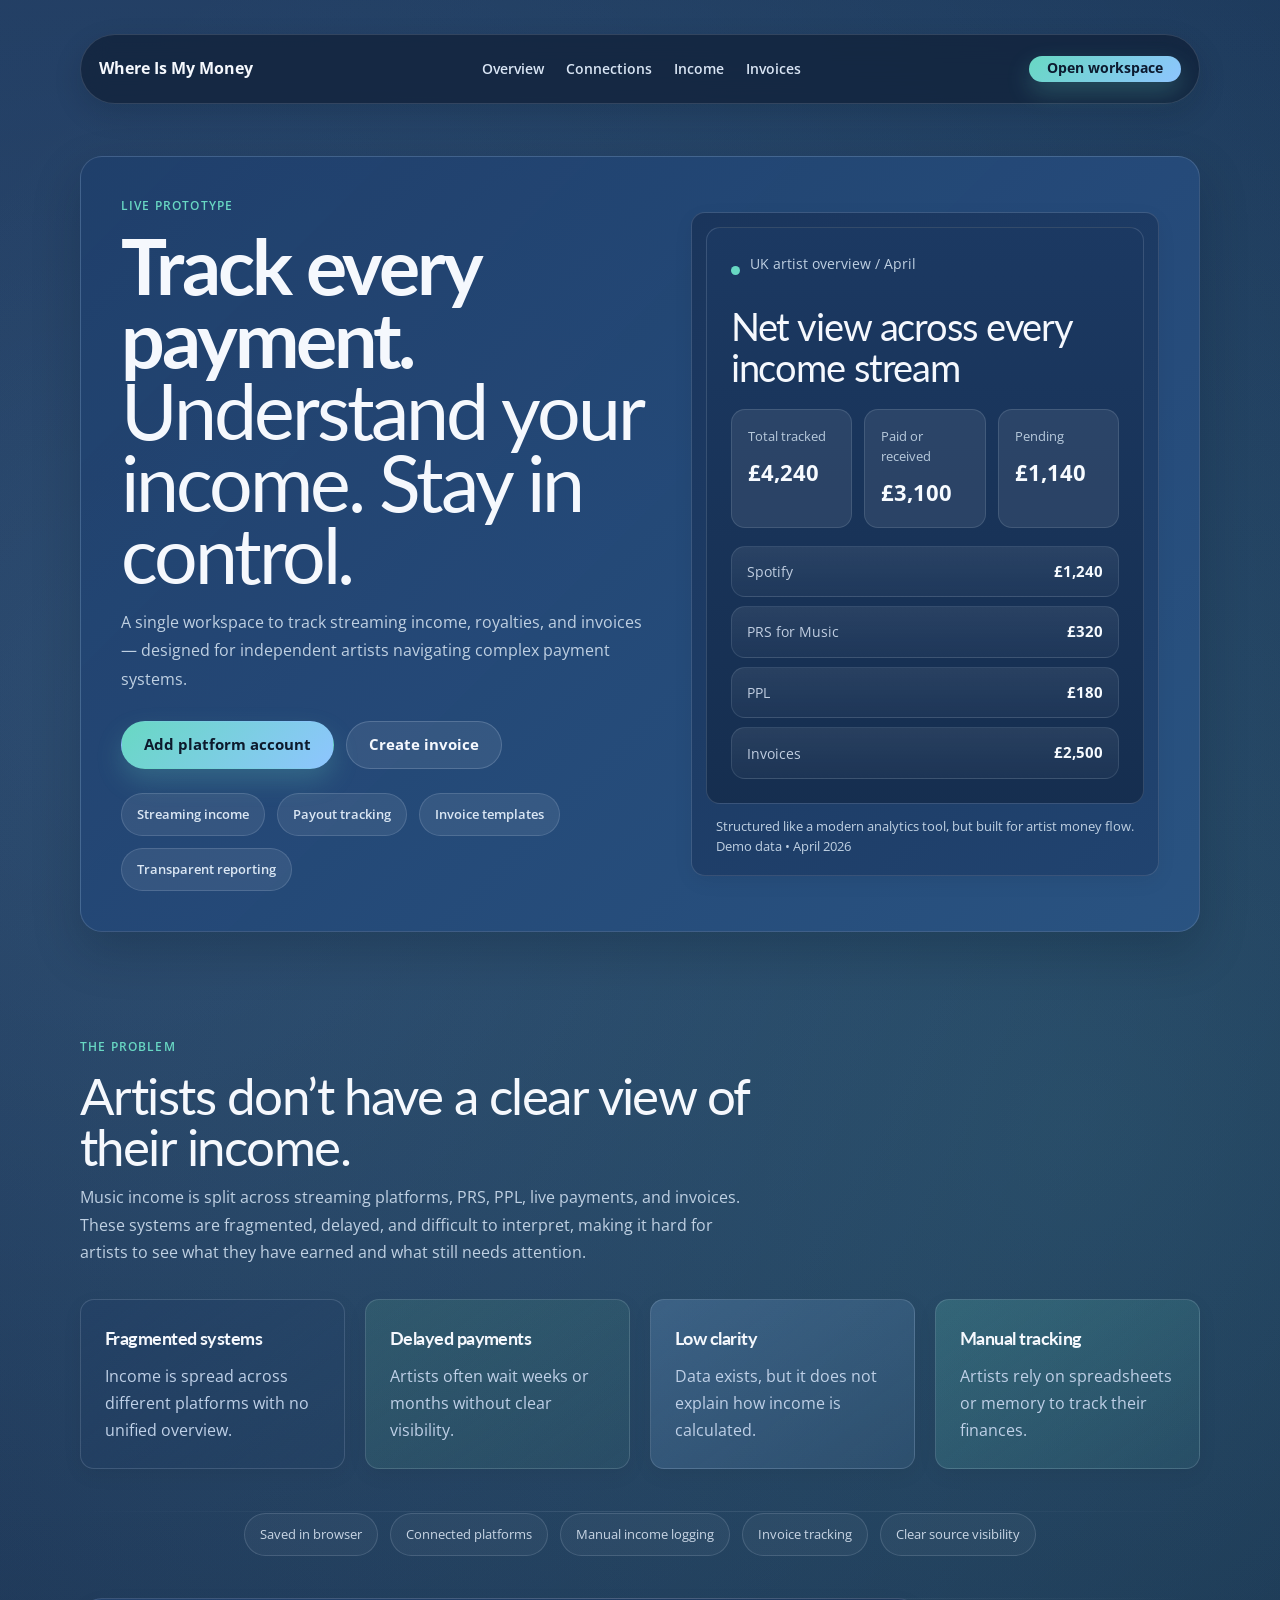
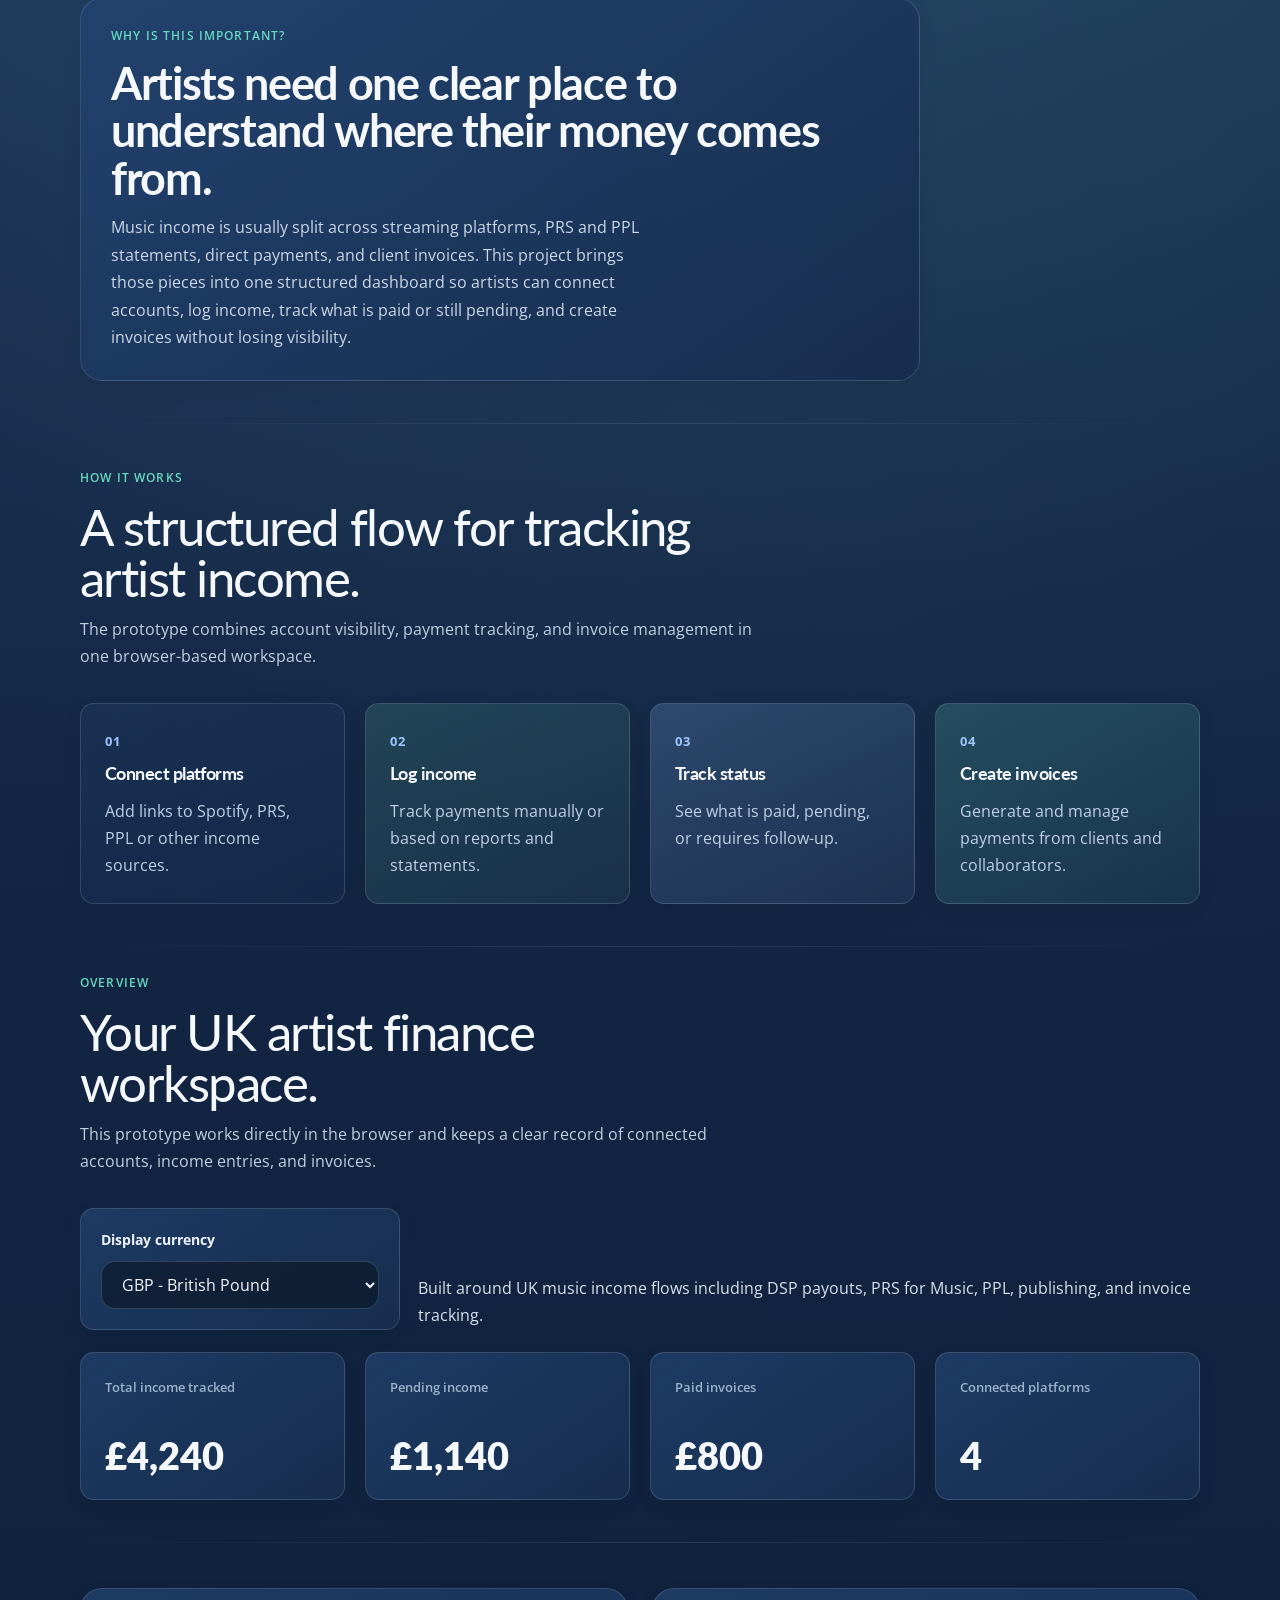
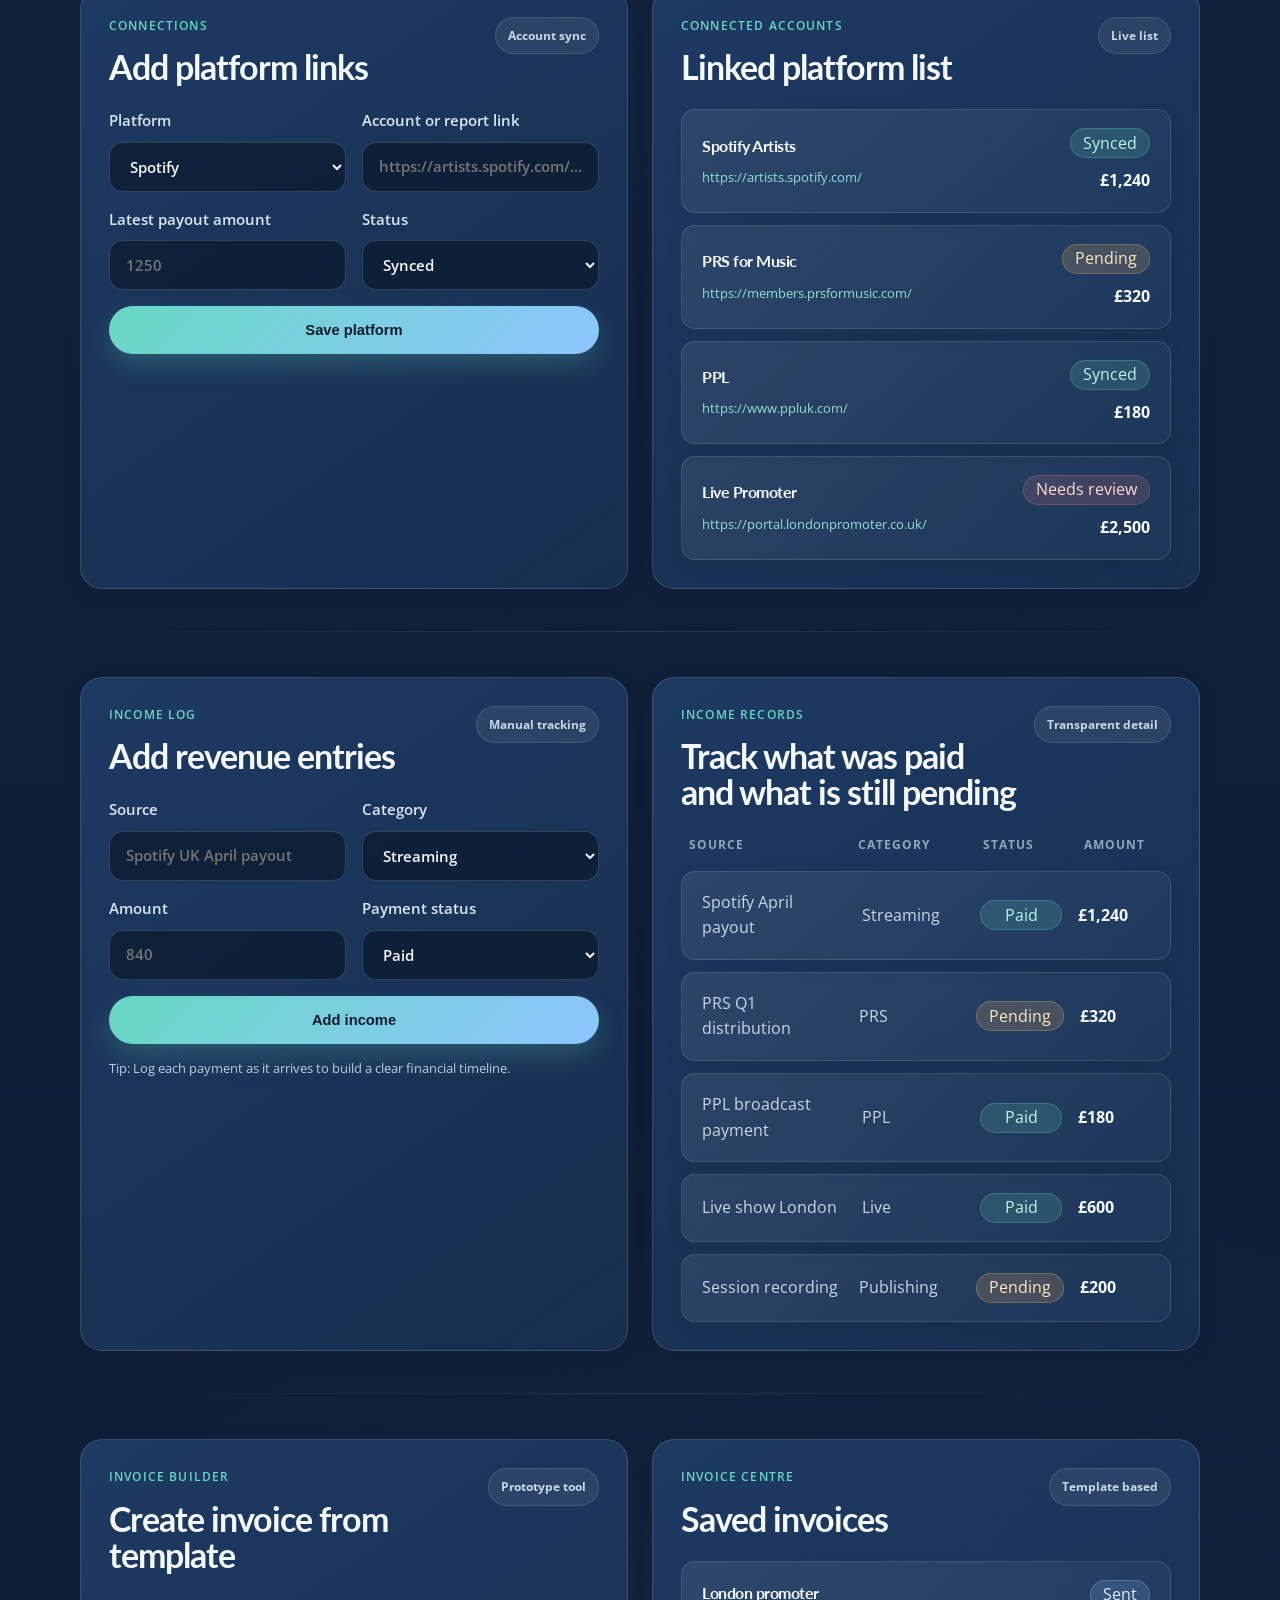
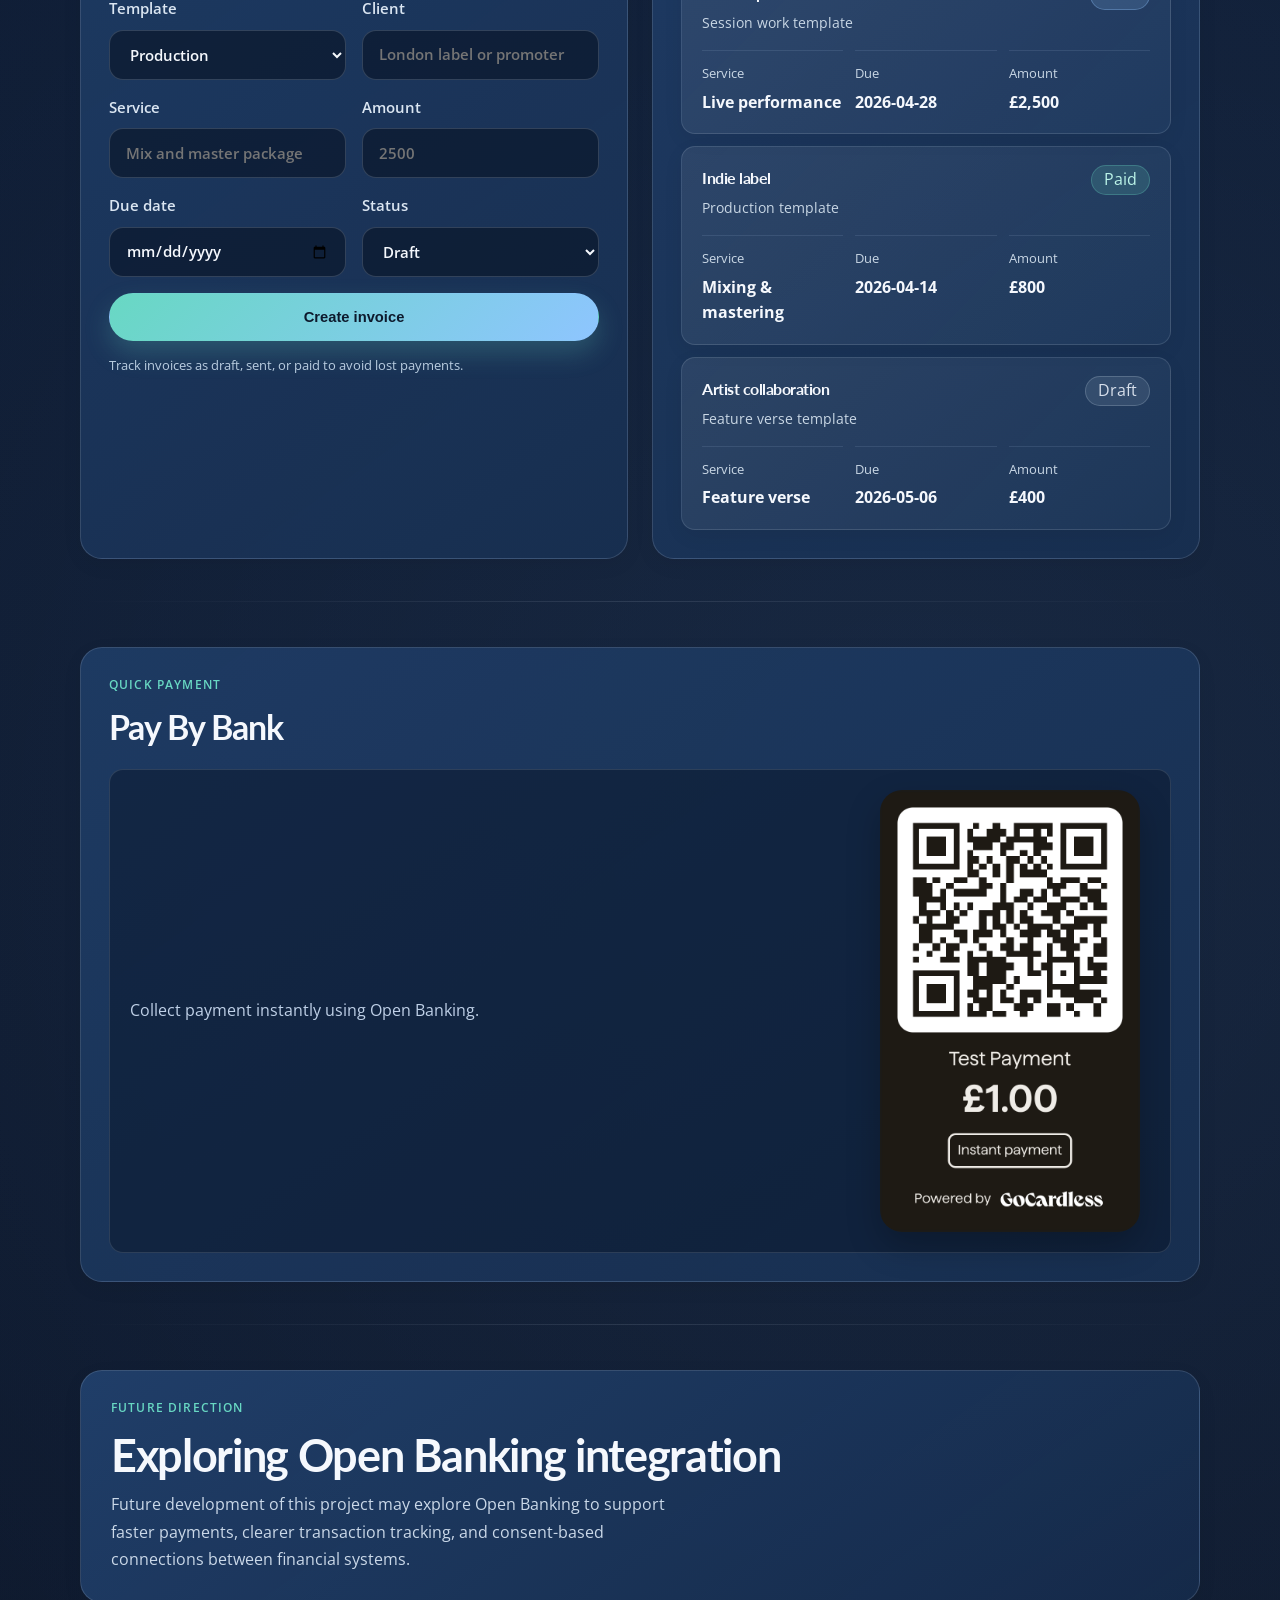
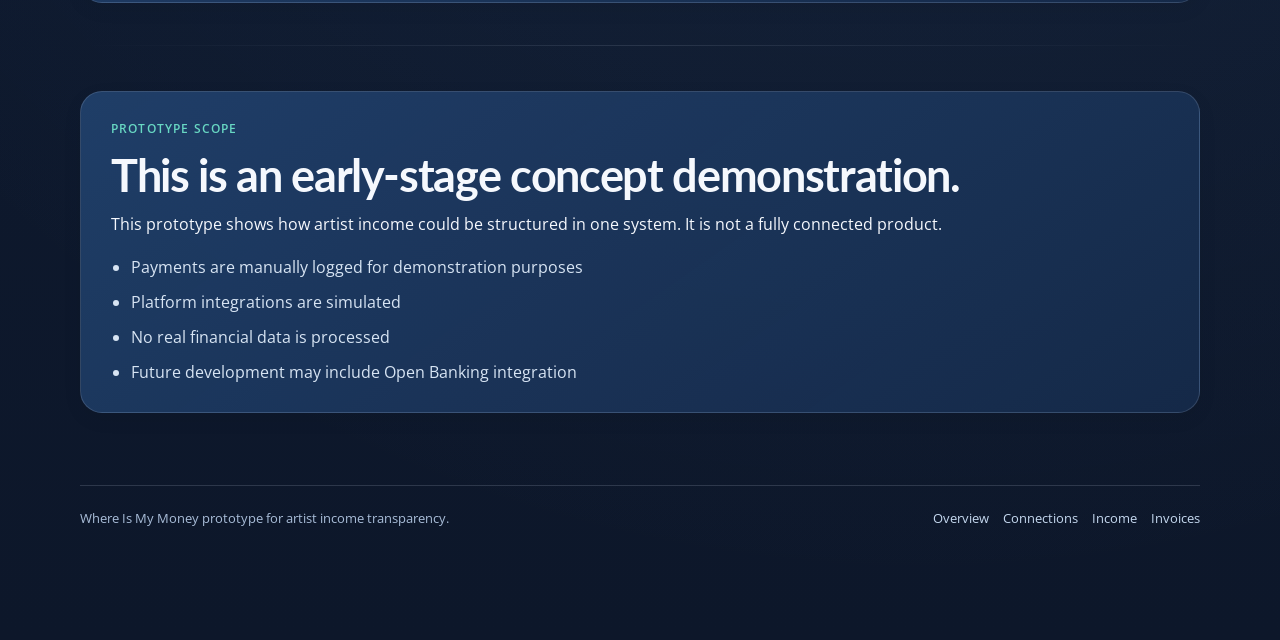
<file: index.html>
<!DOCTYPE html>
<html lang="en">
  <head>
    <meta charset="UTF-8" />
    <meta name="viewport" content="width=device-width, initial-scale=1.0" />
    <title>Where Is My Money | Financial Transparency for Artists</title>
    <meta
      name="description"
      content="Where Is My Money helps independent artists and labels track streaming and royalty income in one clear place."
    />
    <link rel="preconnect" href="https://fonts.googleapis.com" />
    <link rel="preconnect" href="https://fonts.gstatic.com" crossorigin />
    <link
      href="https://fonts.googleapis.com/css2?family=Open+Sans:wght@400;500;600;700&family=Lato:wght@400;700;900&display=swap"
      rel="stylesheet"
    />
    <link rel="stylesheet" href="styles.css" />
  </head>
  <body>
    <div class="page-shell">
      <header class="hero">
        <nav class="topbar">
          <a class="brand" href="index.html">Where Is My Money</a>
          <div class="menu-links">
            <a href="#overview">Overview</a>
            <a href="#connections">Connections</a>
            <a href="#income">Income</a>
            <a href="#invoices">Invoices</a>
          </div>
          <a class="pill-link" href="#connections">Open workspace</a>
        </nav>

        <section class="hero-grid" id="top">
          <div class="hero-copy" data-reveal>
            <p class="eyebrow">Live prototype</p>
            <h1>
              Track every payment.
              <span>Understand your income. Stay in control.</span>
            </h1>
            <p class="lede">
              A single workspace to track streaming income, royalties, and
              invoices — designed for independent artists navigating complex
              payment systems.
            </p>
            <div class="hero-actions">
              <a class="button button-primary" href="#connections">Add platform account</a>
              <a class="button button-secondary" href="#invoices">Create invoice</a>
            </div>
            <div class="hero-highlights">
              <span>Streaming income</span>
              <span>Payout tracking</span>
              <span>Invoice templates</span>
              <span>Transparent reporting</span>
            </div>
          </div>

          <div class="hero-card" data-reveal>
            <div class="panel panel-main">
              <div class="panel-header">
                <span class="status-dot"></span>
                <p>UK artist overview / April</p>
              </div>
              <h2>Net view across every income stream</h2>
              <div class="hero-metrics">
                <article>
                  <span>Total tracked</span>
                  <strong id="hero-total-income">£0</strong>
                </article>
                <article>
                  <span>Paid or received</span>
                  <strong id="hero-paid-income">£0</strong>
                </article>
                <article>
                  <span>Pending</span>
                  <strong id="hero-pending-income">£0</strong>
                </article>
              </div>
              <div class="hero-breakdown">
                <div class="breakdown-row">
                  <span>Spotify</span>
                  <strong id="hero-spotify-income">£0</strong>
                </div>
                <div class="breakdown-row">
                  <span>PRS for Music</span>
                  <strong id="hero-prs-income">£0</strong>
                </div>
                <div class="breakdown-row">
                  <span>PPL</span>
                  <strong id="hero-ppl-income">£0</strong>
                </div>
                <div class="breakdown-row">
                  <span>Invoices</span>
                  <strong id="hero-invoice-income">£0</strong>
                </div>
              </div>
            </div>

            <p class="hero-card-foot">Structured like a modern analytics tool, but built for artist money flow.</p>
          </div>
        </section>
      </header>

      <main>
        <section class="section problem-section" id="problem">
          <div class="section-heading" data-reveal>
            <p class="eyebrow">The problem</p>
            <h2>Artists don’t have a clear view of their income.</h2>
            <p>
              Music income is split across streaming platforms, PRS, PPL, live
              payments, and invoices. These systems are fragmented, delayed,
              and difficult to interpret, making it hard for artists to see
              what they have earned and what still needs attention.
            </p>
          </div>

          <div class="problem-grid" data-reveal>
            <article class="problem-card">
              <h3>Fragmented systems</h3>
              <p>Income is spread across different platforms with no unified overview.</p>
            </article>
            <article class="problem-card">
              <h3>Delayed payments</h3>
              <p>Artists often wait weeks or months without clear visibility.</p>
            </article>
            <article class="problem-card">
              <h3>Low clarity</h3>
              <p>Data exists, but it does not explain how income is calculated.</p>
            </article>
            <article class="problem-card">
              <h3>Manual tracking</h3>
              <p>Artists rely on spreadsheets or memory to track their finances.</p>
            </article>
          </div>
        </section>

        <section class="section trust-strip" data-reveal id="overview">
          <p>Saved in browser</p>
          <p>Connected platforms</p>
          <p>Manual income logging</p>
          <p>Invoice tracking</p>
          <p>Clear source visibility</p>
        </section>

        <section class="section project-overview" data-reveal>
          <div class="overview-copy">
            <p class="eyebrow">Why is this important?</p>
            <h2>Artists need one clear place to understand where their money comes from.</h2>
            <p>
              Music income is usually split across streaming platforms,
              PRS and PPL statements, direct payments, and client invoices.
              This project brings those pieces into one structured dashboard so
              artists can connect accounts, log income, track what is paid or
              still pending, and create invoices without losing visibility.
            </p>
          </div>
        </section>

        <section class="section how-it-works-section" id="how-it-works">
          <div class="section-heading" data-reveal>
            <p class="eyebrow">How it works</p>
            <h2>A structured flow for tracking artist income.</h2>
            <p>
              The prototype combines account visibility, payment tracking, and
              invoice management in one browser-based workspace.
            </p>
          </div>

          <div class="steps" data-reveal>
            <article class="step-card">
              <span>01</span>
              <h3>Connect platforms</h3>
              <p>Add links to Spotify, PRS, PPL or other income sources.</p>
            </article>
            <article class="step-card">
              <span>02</span>
              <h3>Log income</h3>
              <p>Track payments manually or based on reports and statements.</p>
            </article>
            <article class="step-card">
              <span>03</span>
              <h3>Track status</h3>
              <p>See what is paid, pending, or requires follow-up.</p>
            </article>
            <article class="step-card">
              <span>04</span>
              <h3>Create invoices</h3>
              <p>Generate and manage payments from clients and collaborators.</p>
            </article>
          </div>
        </section>

        <section class="section app-shell">
          <div class="section-heading" data-reveal>
            <p class="eyebrow">Overview</p>
            <h2>Your UK artist finance workspace.</h2>
            <p>
              This prototype works directly in the browser and keeps a clear
              record of connected accounts, income entries, and invoices.
            </p>
          </div>

          <div class="workspace-toolbar" data-reveal>
            <div class="currency-card">
              <label for="currency-select">Display currency</label>
              <select id="currency-select" name="currency">
                <option value="GBP">GBP - British Pound</option>
                <option value="USD">USD - US Dollar</option>
                <option value="EUR">EUR - Euro</option>
              </select>
            </div>
            <p class="toolbar-note">
              Built around UK music income flows including DSP payouts, PRS for
              Music, PPL, publishing, and invoice tracking.
            </p>
          </div>

          <div class="prototype-metrics" data-reveal>
            <article class="metric-card">
              <span>Total income tracked</span>
              <strong id="total-income">£0</strong>
            </article>
            <article class="metric-card">
              <span>Pending income</span>
              <strong id="pending-income">£0</strong>
            </article>
            <article class="metric-card">
              <span>Paid invoices</span>
              <strong id="paid-invoices">£0</strong>
            </article>
            <article class="metric-card">
              <span>Connected platforms</span>
              <strong id="connected-count">0</strong>
            </article>
          </div>
        </section>

        <section class="section workspace-grid" id="connections">
          <div class="workspace-card" data-reveal>
            <div class="workspace-head">
              <div>
                <p class="eyebrow">Connections</p>
                <h2>Add platform links</h2>
              </div>
              <span class="panel-badge">Account sync</span>
            </div>
            <form class="workspace-form" id="account-form" novalidate>
              <label>
                Platform
                <select name="platform" required>
                  <option value="Spotify">Spotify</option>
                  <option value="Apple Music">Apple Music</option>
                  <option value="PRS for Music">PRS for Music</option>
                  <option value="PPL">PPL</option>
                  <option value="Bandcamp">Bandcamp</option>
                  <option value="AWAL">AWAL</option>
                  <option value="Other">Other</option>
                </select>
              </label>
              <label>
                Account or report link
                <input
                  type="url"
                  name="link"
                  placeholder="https://artists.spotify.com/... or PRS/PPL statement link"
                  required
                />
              </label>
              <label>
                Latest payout amount
                <input type="number" name="amount" min="0" step="0.01" placeholder="1250" required />
              </label>
              <label>
                Status
                <select name="status" required>
                  <option value="Synced">Synced</option>
                  <option value="Pending">Pending</option>
                  <option value="Needs review">Needs review</option>
                </select>
              </label>
              <button type="submit" class="button button-primary">Save platform</button>
              <p class="form-status" id="account-status" aria-live="polite"></p>
            </form>
          </div>

          <div class="workspace-card" data-reveal>
            <div class="workspace-head">
              <div>
                <p class="eyebrow">Connected accounts</p>
                <h2>Linked platform list</h2>
              </div>
              <span class="panel-badge">Live list</span>
            </div>
            <div class="connected-list" id="account-list"></div>
          </div>
        </section>

        <section class="section workspace-grid" id="income">
          <div class="workspace-card" data-reveal>
            <div class="workspace-head">
              <div>
                <p class="eyebrow">Income log</p>
                <h2>Add revenue entries</h2>
              </div>
              <span class="panel-badge">Manual tracking</span>
            </div>
            <form class="workspace-form" id="income-form" novalidate>
              <label>
                Source
                <input type="text" name="source" placeholder="Spotify UK April payout" required />
              </label>
              <label>
                Category
                <select name="category" required>
                  <option value="Streaming">Streaming</option>
                  <option value="PRS">PRS</option>
                  <option value="PPL">PPL</option>
                  <option value="Publishing">Publishing</option>
                  <option value="Live">Live</option>
                  <option value="Invoice">Invoice</option>
                </select>
              </label>
              <label>
                Amount
                <input type="number" name="amount" min="0" step="0.01" placeholder="840" required />
              </label>
              <label>
                Payment status
                <select name="status" required>
                  <option value="Paid">Paid</option>
                  <option value="Pending">Pending</option>
                </select>
              </label>
              <button type="submit" class="button button-primary">Add income</button>
              <p class="form-help">Tip: Log each payment as it arrives to build a clear financial timeline.</p>
              <p class="form-status" id="income-status" aria-live="polite"></p>
            </form>
          </div>

          <div class="workspace-card" data-reveal>
            <div class="workspace-head">
              <div>
                <p class="eyebrow">Income records</p>
                <h2>Track what was paid and what is still pending</h2>
              </div>
              <span class="panel-badge">Transparent detail</span>
            </div>
            <div class="data-table">
              <div class="table-head">
                <span>Source</span>
                <span>Category</span>
                <span>Status</span>
                <span>Amount</span>
              </div>
              <div id="income-list"></div>
            </div>
          </div>
        </section>

        <section class="section workspace-grid" id="invoices">
          <div class="workspace-card" data-reveal>
            <div class="workspace-head">
              <div>
                <p class="eyebrow">Invoice builder</p>
                <h2>Create invoice from template</h2>
              </div>
              <span class="panel-badge">Prototype tool</span>
            </div>
            <form class="workspace-form" id="invoice-form" novalidate>
              <label>
                Template
                <select name="template" required>
                  <option value="Production">Production</option>
                  <option value="Feature verse">Feature verse</option>
                  <option value="Session work">Session work</option>
                  <option value="Licensing">Licensing</option>
                  <option value="VAT invoice">VAT invoice</option>
                </select>
              </label>
              <label>
                Client
                <input type="text" name="client" placeholder="London label or promoter" required />
              </label>
              <label>
                Service
                <input type="text" name="service" placeholder="Mix and master package" required />
              </label>
              <label>
                Amount
                <input type="number" name="amount" min="0" step="0.01" placeholder="2500" required />
              </label>
              <label>
                Due date
                <input type="date" name="dueDate" required />
              </label>
              <label>
                Status
                <select name="status" required>
                  <option value="Draft">Draft</option>
                  <option value="Sent">Sent</option>
                  <option value="Paid">Paid</option>
                  <option value="Overdue">Overdue</option>
                </select>
              </label>
              <button type="submit" class="button button-primary">Create invoice</button>
              <p class="form-help">Track invoices as draft, sent, or paid to avoid lost payments.</p>
              <p class="form-status" id="invoice-status" aria-live="polite"></p>
            </form>
          </div>

          <div class="workspace-card" data-reveal>
            <div class="workspace-head">
              <div>
                <p class="eyebrow">Invoice centre</p>
                <h2>Saved invoices</h2>
              </div>
              <span class="panel-badge">Template based</span>
            </div>
            <div class="invoice-list" id="invoice-list"></div>
          </div>
        </section>

        <section class="section payment-section" id="quick-payment">
          <div class="workspace-card payment-card" data-reveal>
            <div class="workspace-head">
              <div>
                <p class="eyebrow">Quick payment</p>
                <h2>Pay By Bank</h2>
              </div>
            </div>
            <div class="payment-panel" aria-label="QR payment option">
              <div class="payment-copy">
                <p>
                  Collect payment instantly using Open Banking.
                </p>
              </div>
              <img
                class="invoice-qr-image"
                src="./GoCardless-QRCode-2.png"
                alt="GoCardless QR code for a £1 test payment"
              />
            </div>
          </div>
        </section>

        <section class="section prototype-scope" data-reveal>
          <div class="overview-copy scope-card">
            <p class="eyebrow">Future direction</p>
            <h2>Exploring Open Banking integration</h2>
            <p>
              Future development of this project may explore Open Banking
              to support faster payments, clearer transaction tracking,
              and consent-based connections between financial systems.
            </p>
          </div>
        </section>

        <section class="section prototype-scope" data-reveal>
          <div class="overview-copy scope-card">
            <p class="eyebrow">Prototype scope</p>
            <h2>This is an early-stage concept demonstration.</h2>
            <p>
              This prototype shows how artist income could be structured in one
              system. It is not a fully connected product.
            </p>
            <ul class="scope-list">
              <li>Payments are manually logged for demonstration purposes</li>
              <li>Platform integrations are simulated</li>
              <li>No real financial data is processed</li>
              <li>Future development may include Open Banking integration</li>
            </ul>
          </div>
        </section>
      </main>

      <footer class="site-footer">
        <p>Where Is My Money prototype for artist income transparency.</p>
        <div class="footer-links">
          <a href="#overview">Overview</a>
          <a href="#connections">Connections</a>
          <a href="#income">Income</a>
          <a href="#invoices">Invoices</a>
        </div>
      </footer>
    </div>

    <script src="script.js"></script>
  </body>
</html>
</file>
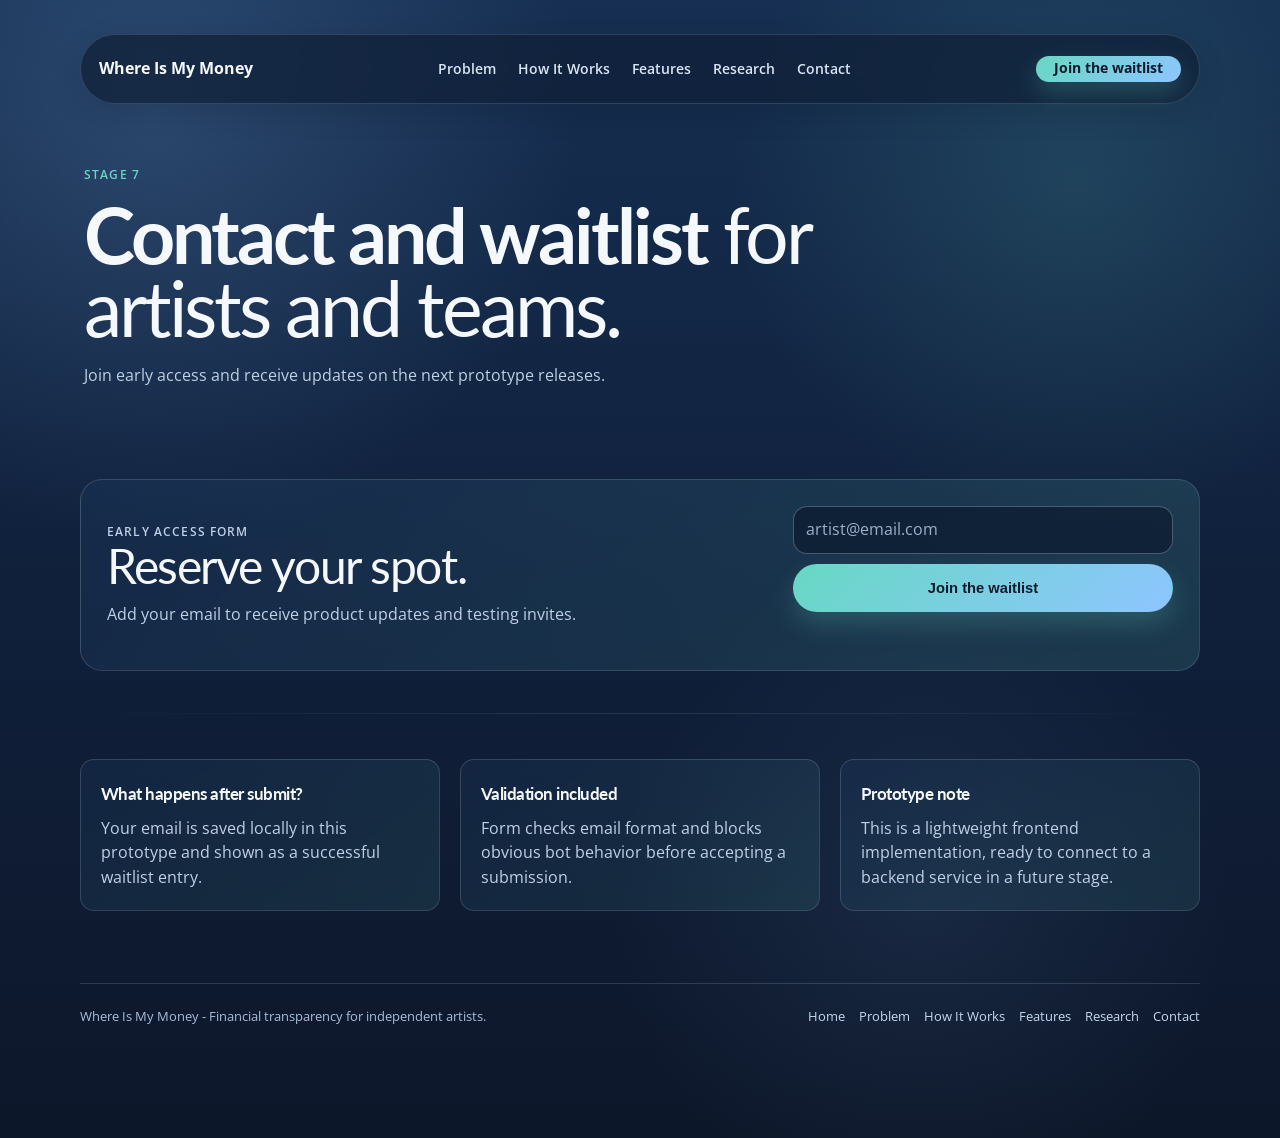
<file: contact.html>
<!DOCTYPE html>
<html lang="en">
  <head>
    <meta charset="UTF-8" />
    <meta name="viewport" content="width=device-width, initial-scale=1.0" />
    <title>Contact | Where Is My Money</title>
    <meta
      name="description"
      content="Join the waitlist or contact the project team for Where Is My Money."
    />
    <link rel="preconnect" href="https://fonts.googleapis.com" />
    <link rel="preconnect" href="https://fonts.gstatic.com" crossorigin />
    <link
      href="https://fonts.googleapis.com/css2?family=Open+Sans:wght@400;500;600;700&family=Lato:wght@400;700;900&display=swap"
      rel="stylesheet"
    />
    <link rel="stylesheet" href="styles.css" />
  </head>
  <body>
    <div class="page-shell">
      <header class="hero">
        <nav class="topbar">
          <a class="brand" href="index.html">Where Is My Money</a>
          <div class="menu-links">
            <a href="problem.html">Problem</a>
            <a href="how-it-works.html">How It Works</a>
            <a href="features.html">Features</a>
            <a href="research.html">Research</a>
            <a href="contact.html">Contact</a>
          </div>
          <a class="pill-link" href="#cta">Join the waitlist</a>
        </nav>

        <section class="page-hero" data-reveal>
          <p class="eyebrow">Stage 7</p>
          <h1>
            Contact and waitlist
            <span>for artists and teams.</span>
          </h1>
          <p class="lede">
            Join early access and receive updates on the next prototype releases.
          </p>
        </section>
      </header>

      <main>
        <section class="section cta-section" id="cta" data-reveal>
          <div>
            <p class="eyebrow">Early access form</p>
            <h2>Reserve your spot.</h2>
            <p>
              Add your email to receive product updates and testing invites.
            </p>
          </div>
          <form class="cta-form waitlist-form" novalidate>
            <label for="contact-email" class="sr-only">Email address</label>
            <input
              id="contact-email"
              name="email"
              type="email"
              placeholder="artist@email.com"
              required
            />
            <input class="hp-field" type="text" name="website" tabindex="-1" autocomplete="off" />
            <input type="hidden" name="form_start" value="" />
            <button type="submit" class="button button-primary">Join the waitlist</button>
            <p class="form-status" aria-live="polite"></p>
          </form>
        </section>

        <section class="section">
          <div class="story-grid">
            <article class="story-card" data-reveal>
              <h3>What happens after submit?</h3>
              <p>
                Your email is saved locally in this prototype and shown as a
                successful waitlist entry.
              </p>
            </article>
            <article class="story-card" data-reveal>
              <h3>Validation included</h3>
              <p>
                Form checks email format and blocks obvious bot behavior before
                accepting a submission.
              </p>
            </article>
            <article class="story-card" data-reveal>
              <h3>Prototype note</h3>
              <p>
                This is a lightweight frontend implementation, ready to connect
                to a backend service in a future stage.
              </p>
            </article>
          </div>
        </section>
      </main>

      <footer class="site-footer">
        <p>Where Is My Money - Financial transparency for independent artists.</p>
        <div class="footer-links">
          <a href="index.html">Home</a>
          <a href="problem.html">Problem</a>
          <a href="how-it-works.html">How It Works</a>
          <a href="features.html">Features</a>
          <a href="research.html">Research</a>
          <a href="contact.html">Contact</a>
        </div>
      </footer>
    </div>
    <script src="script.js"></script>
  </body>
</html>
</file>
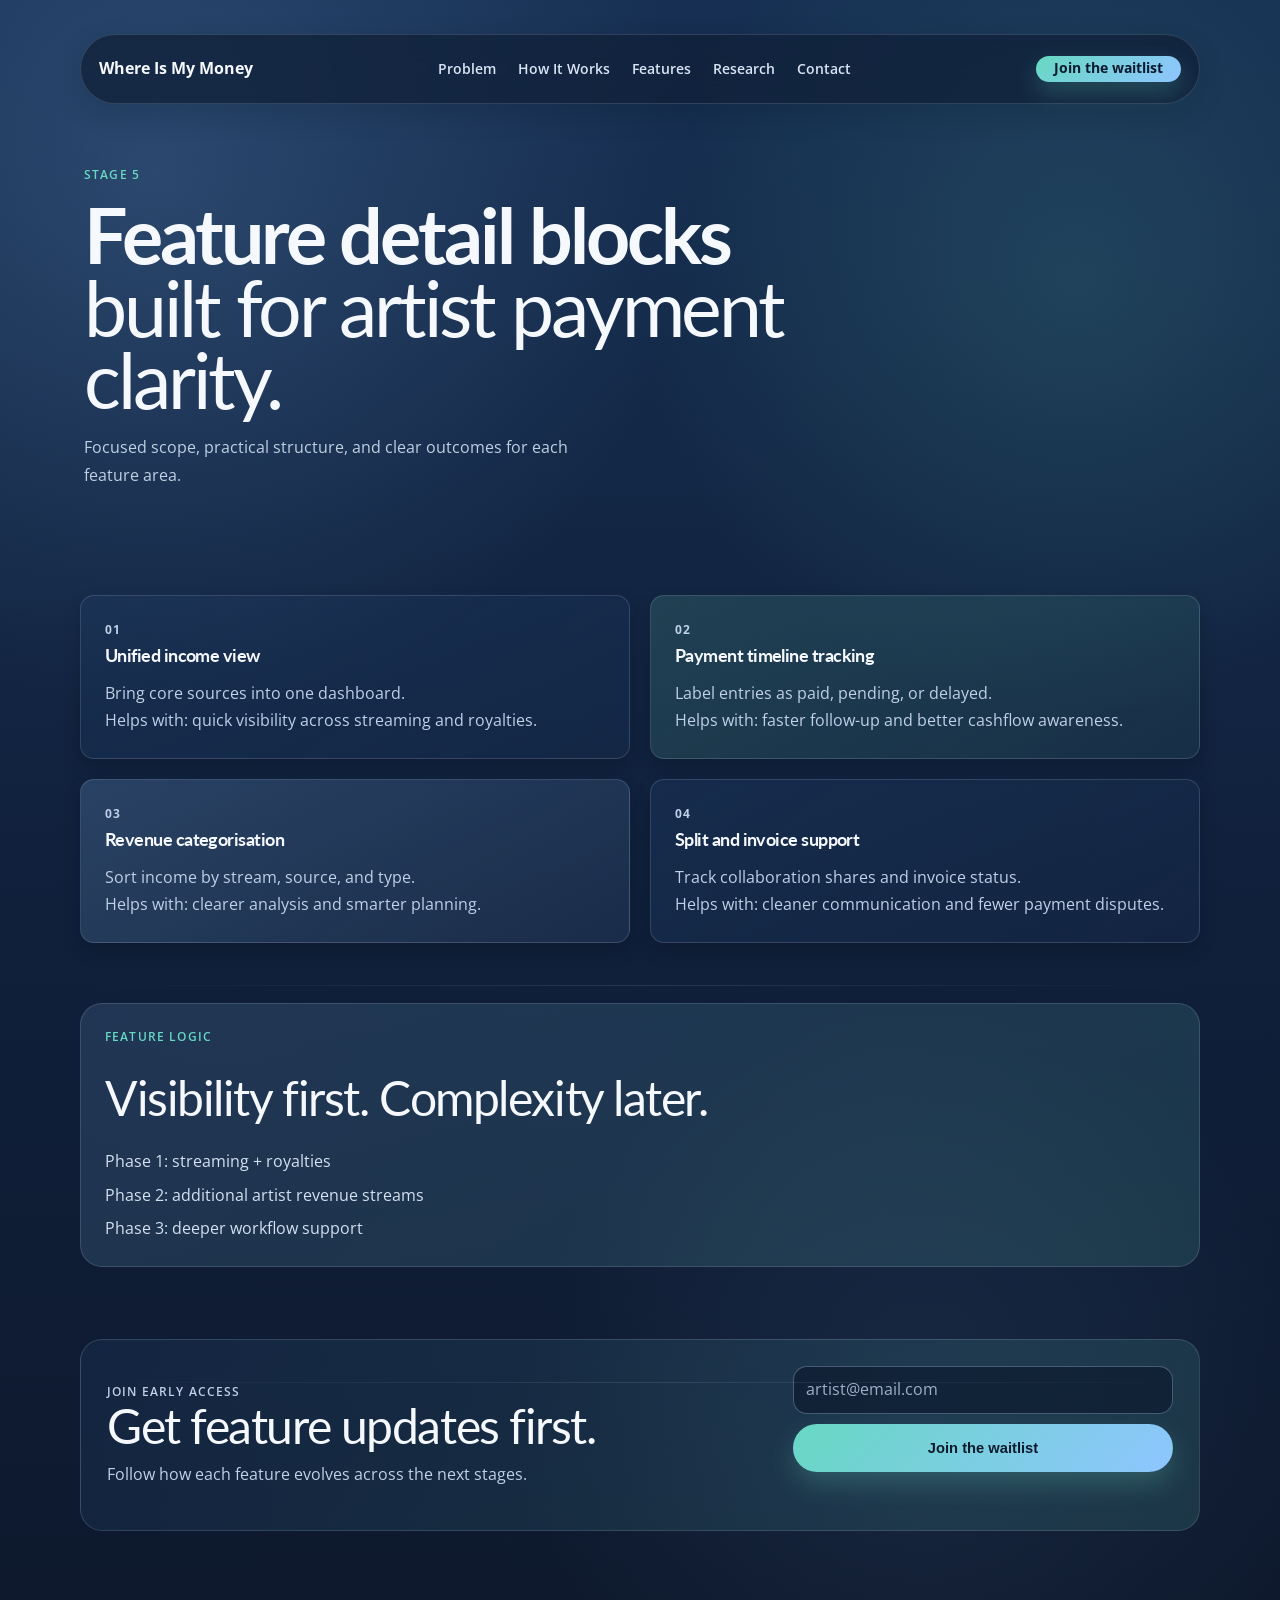
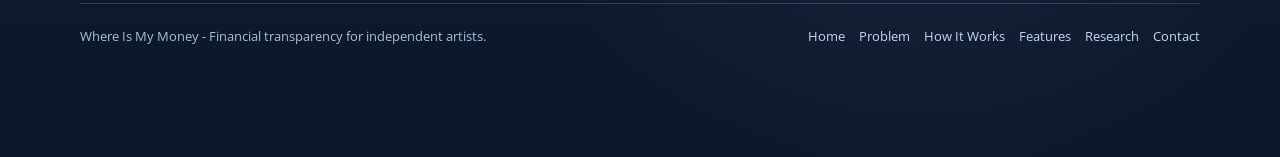
<file: features.html>
<!DOCTYPE html>
<html lang="en">
  <head>
    <meta charset="UTF-8" />
    <meta name="viewport" content="width=device-width, initial-scale=1.0" />
    <title>Features | Where Is My Money</title>
    <meta
      name="description"
      content="Feature overview for Where Is My Money: unified income view, timelines, categorisation, and split/invoice support."
    />
    <link rel="preconnect" href="https://fonts.googleapis.com" />
    <link rel="preconnect" href="https://fonts.gstatic.com" crossorigin />
    <link
      href="https://fonts.googleapis.com/css2?family=Open+Sans:wght@400;500;600;700&family=Lato:wght@400;700;900&display=swap"
      rel="stylesheet"
    />
    <link rel="stylesheet" href="styles.css" />
  </head>
  <body>
    <div class="page-shell">
      <header class="hero">
        <nav class="topbar">
          <a class="brand" href="index.html">Where Is My Money</a>
          <div class="menu-links">
            <a href="problem.html">Problem</a>
            <a href="how-it-works.html">How It Works</a>
            <a href="features.html">Features</a>
            <a href="research.html">Research</a>
            <a href="contact.html">Contact</a>
          </div>
          <a class="pill-link" href="#cta">Join the waitlist</a>
        </nav>

        <section class="page-hero" data-reveal>
          <p class="eyebrow">Stage 5</p>
          <h1>
            Feature detail blocks
            <span>built for artist payment clarity.</span>
          </h1>
          <p class="lede">
            Focused scope, practical structure, and clear outcomes for each
            feature area.
          </p>
        </section>
      </header>

      <main>
        <section class="section">
          <div class="feature-grid">
            <article class="feature-card" data-reveal>
              <p class="feature-tag">01</p>
              <h3>Unified income view</h3>
              <p>Bring core sources into one dashboard.</p>
              <p>Helps with: quick visibility across streaming and royalties.</p>
            </article>
            <article class="feature-card" data-reveal>
              <p class="feature-tag">02</p>
              <h3>Payment timeline tracking</h3>
              <p>Label entries as paid, pending, or delayed.</p>
              <p>Helps with: faster follow-up and better cashflow awareness.</p>
            </article>
            <article class="feature-card" data-reveal>
              <p class="feature-tag">03</p>
              <h3>Revenue categorisation</h3>
              <p>Sort income by stream, source, and type.</p>
              <p>Helps with: clearer analysis and smarter planning.</p>
            </article>
            <article class="feature-card" data-reveal>
              <p class="feature-tag">04</p>
              <h3>Split and invoice support</h3>
              <p>Track collaboration shares and invoice status.</p>
              <p>Helps with: cleaner communication and fewer payment disputes.</p>
            </article>
          </div>
        </section>

        <section class="section snapshot-section">
          <div class="snapshot-card" data-reveal>
            <p class="eyebrow">Feature logic</p>
            <h2>Visibility first. Complexity later.</h2>
            <ul>
              <li>Phase 1: streaming + royalties</li>
              <li>Phase 2: additional artist revenue streams</li>
              <li>Phase 3: deeper workflow support</li>
            </ul>
          </div>
        </section>

        <section class="section cta-section" id="cta" data-reveal>
          <div>
            <p class="eyebrow">Join early access</p>
            <h2>Get feature updates first.</h2>
            <p>Follow how each feature evolves across the next stages.</p>
          </div>
          <form class="cta-form waitlist-form" novalidate>
            <label for="features-email" class="sr-only">Email address</label>
            <input
              id="features-email"
              name="email"
              type="email"
              placeholder="artist@email.com"
              required
            />
            <input class="hp-field" type="text" name="website" tabindex="-1" autocomplete="off" />
            <input type="hidden" name="form_start" value="" />
            <button type="submit" class="button button-primary">Join the waitlist</button>
            <p class="form-status" aria-live="polite"></p>
          </form>
        </section>
      </main>

      <footer class="site-footer">
        <p>Where Is My Money - Financial transparency for independent artists.</p>
        <div class="footer-links">
          <a href="index.html">Home</a>
          <a href="problem.html">Problem</a>
          <a href="how-it-works.html">How It Works</a>
          <a href="features.html">Features</a>
          <a href="research.html">Research</a>
          <a href="contact.html">Contact</a>
        </div>
      </footer>
    </div>
    <script src="script.js"></script>
  </body>
</html>
</file>
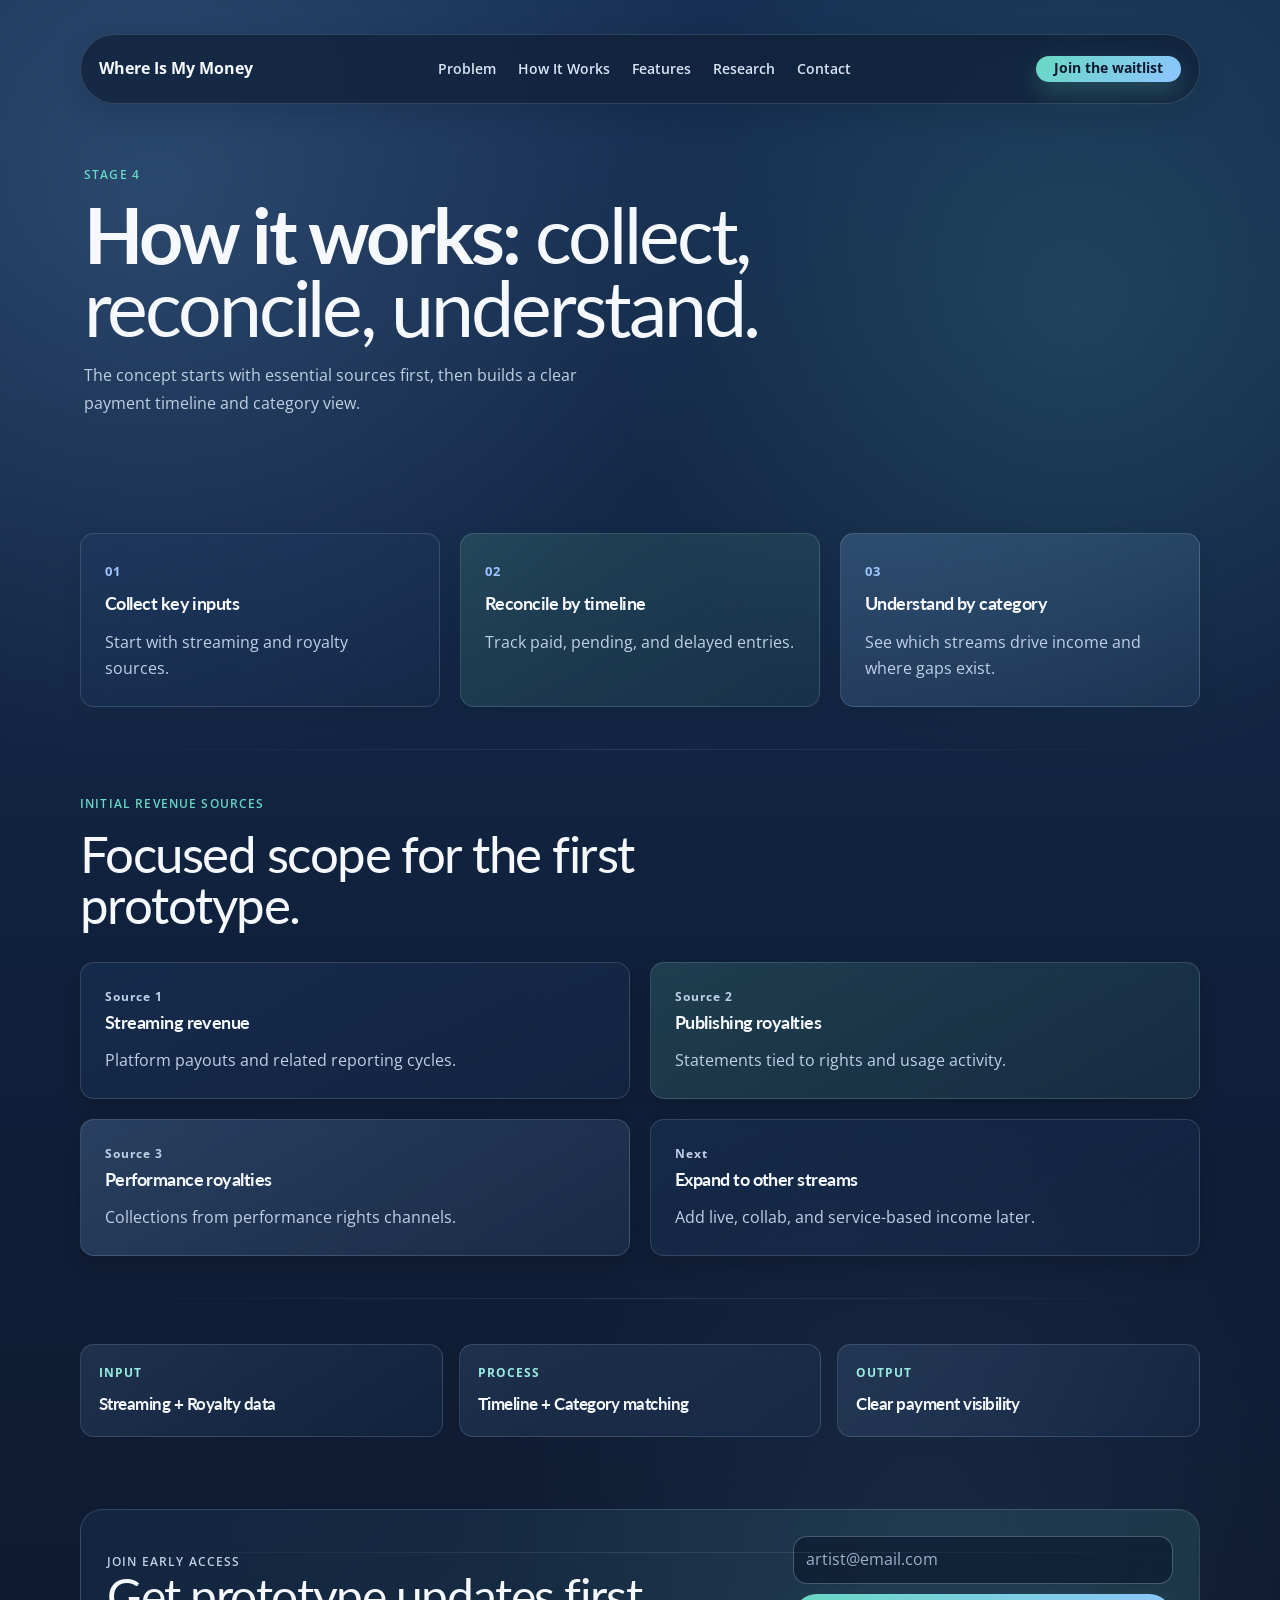
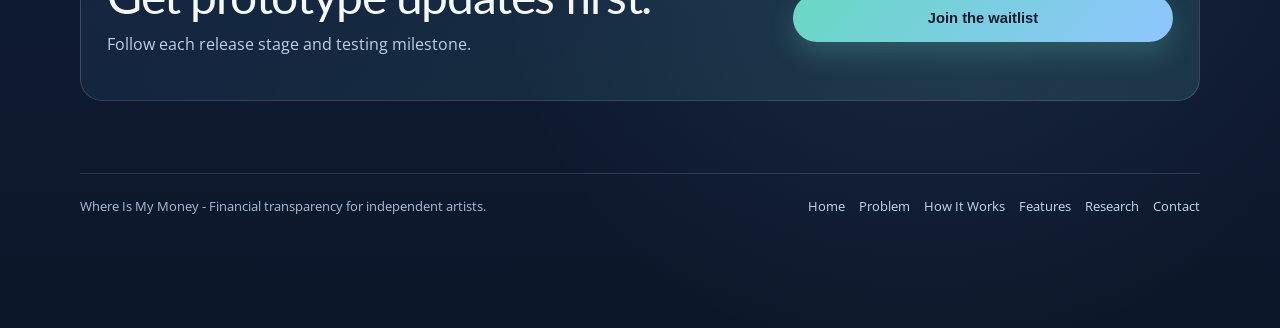
<file: how-it-works.html>
<!DOCTYPE html>
<html lang="en">
  <head>
    <meta charset="UTF-8" />
    <meta name="viewport" content="width=device-width, initial-scale=1.0" />
    <title>How It Works | Where Is My Money</title>
    <meta
      name="description"
      content="How It Works page explains the concept flow: collect, reconcile, and understand artist payments."
    />
    <link rel="preconnect" href="https://fonts.googleapis.com" />
    <link rel="preconnect" href="https://fonts.gstatic.com" crossorigin />
    <link
      href="https://fonts.googleapis.com/css2?family=Open+Sans:wght@400;500;600;700&family=Lato:wght@400;700;900&display=swap"
      rel="stylesheet"
    />
    <link rel="stylesheet" href="styles.css" />
  </head>
  <body>
    <div class="page-shell">
      <header class="hero">
        <nav class="topbar">
          <a class="brand" href="index.html">Where Is My Money</a>
          <div class="menu-links">
            <a href="problem.html">Problem</a>
            <a href="how-it-works.html">How It Works</a>
            <a href="features.html">Features</a>
            <a href="research.html">Research</a>
            <a href="contact.html">Contact</a>
          </div>
          <a class="pill-link" href="#cta">Join the waitlist</a>
        </nav>

        <section class="page-hero" data-reveal>
          <p class="eyebrow">Stage 4</p>
          <h1>
            How it works:
            <span>collect, reconcile, understand.</span>
          </h1>
          <p class="lede">
            The concept starts with essential sources first, then builds a clear
            payment timeline and category view.
          </p>
        </section>
      </header>

      <main>
        <section class="section">
          <div class="steps">
            <article class="step-card" data-reveal>
              <span>01</span>
              <h3>Collect key inputs</h3>
              <p>Start with streaming and royalty sources.</p>
            </article>
            <article class="step-card" data-reveal>
              <span>02</span>
              <h3>Reconcile by timeline</h3>
              <p>Track paid, pending, and delayed entries.</p>
            </article>
            <article class="step-card" data-reveal>
              <span>03</span>
              <h3>Understand by category</h3>
              <p>See which streams drive income and where gaps exist.</p>
            </article>
          </div>
        </section>

        <section class="section">
          <div class="section-heading" data-reveal>
            <p class="eyebrow">Initial revenue sources</p>
            <h2>Focused scope for the first prototype.</h2>
          </div>

          <div class="feature-grid">
            <article class="feature-card" data-reveal>
              <p class="feature-tag">Source 1</p>
              <h3>Streaming revenue</h3>
              <p>Platform payouts and related reporting cycles.</p>
            </article>
            <article class="feature-card" data-reveal>
              <p class="feature-tag">Source 2</p>
              <h3>Publishing royalties</h3>
              <p>Statements tied to rights and usage activity.</p>
            </article>
            <article class="feature-card" data-reveal>
              <p class="feature-tag">Source 3</p>
              <h3>Performance royalties</h3>
              <p>Collections from performance rights channels.</p>
            </article>
            <article class="feature-card" data-reveal>
              <p class="feature-tag">Next</p>
              <h3>Expand to other streams</h3>
              <p>Add live, collab, and service-based income later.</p>
            </article>
          </div>
        </section>

        <section class="section">
          <div class="flow-line">
            <article class="flow-step" data-reveal>
              <p>Input</p>
              <h3>Streaming + Royalty data</h3>
            </article>
            <article class="flow-step" data-reveal>
              <p>Process</p>
              <h3>Timeline + Category matching</h3>
            </article>
            <article class="flow-step" data-reveal>
              <p>Output</p>
              <h3>Clear payment visibility</h3>
            </article>
          </div>
        </section>

        <section class="section cta-section" id="cta" data-reveal>
          <div>
            <p class="eyebrow">Join early access</p>
            <h2>Get prototype updates first.</h2>
            <p>
              Follow each release stage and testing milestone.
            </p>
          </div>
          <form class="cta-form waitlist-form" novalidate>
            <label for="email" class="sr-only">Email address</label>
            <input
              id="email"
              name="email"
              type="email"
              placeholder="artist@email.com"
              required
            />
            <input class="hp-field" type="text" name="website" tabindex="-1" autocomplete="off" />
            <input type="hidden" name="form_start" value="" />
            <button type="submit" class="button button-primary">
              Join the waitlist
            </button>
            <p class="form-status" aria-live="polite"></p>
          </form>
        </section>
      </main>

      <footer class="site-footer">
        <p>Where Is My Money - Financial transparency for independent artists.</p>
        <div class="footer-links">
          <a href="index.html">Home</a>
          <a href="problem.html">Problem</a>
          <a href="how-it-works.html">How It Works</a>
          <a href="features.html">Features</a>
          <a href="research.html">Research</a>
          <a href="contact.html">Contact</a>
        </div>
      </footer>
    </div>

    <script src="script.js"></script>
  </body>
</html>
</file>
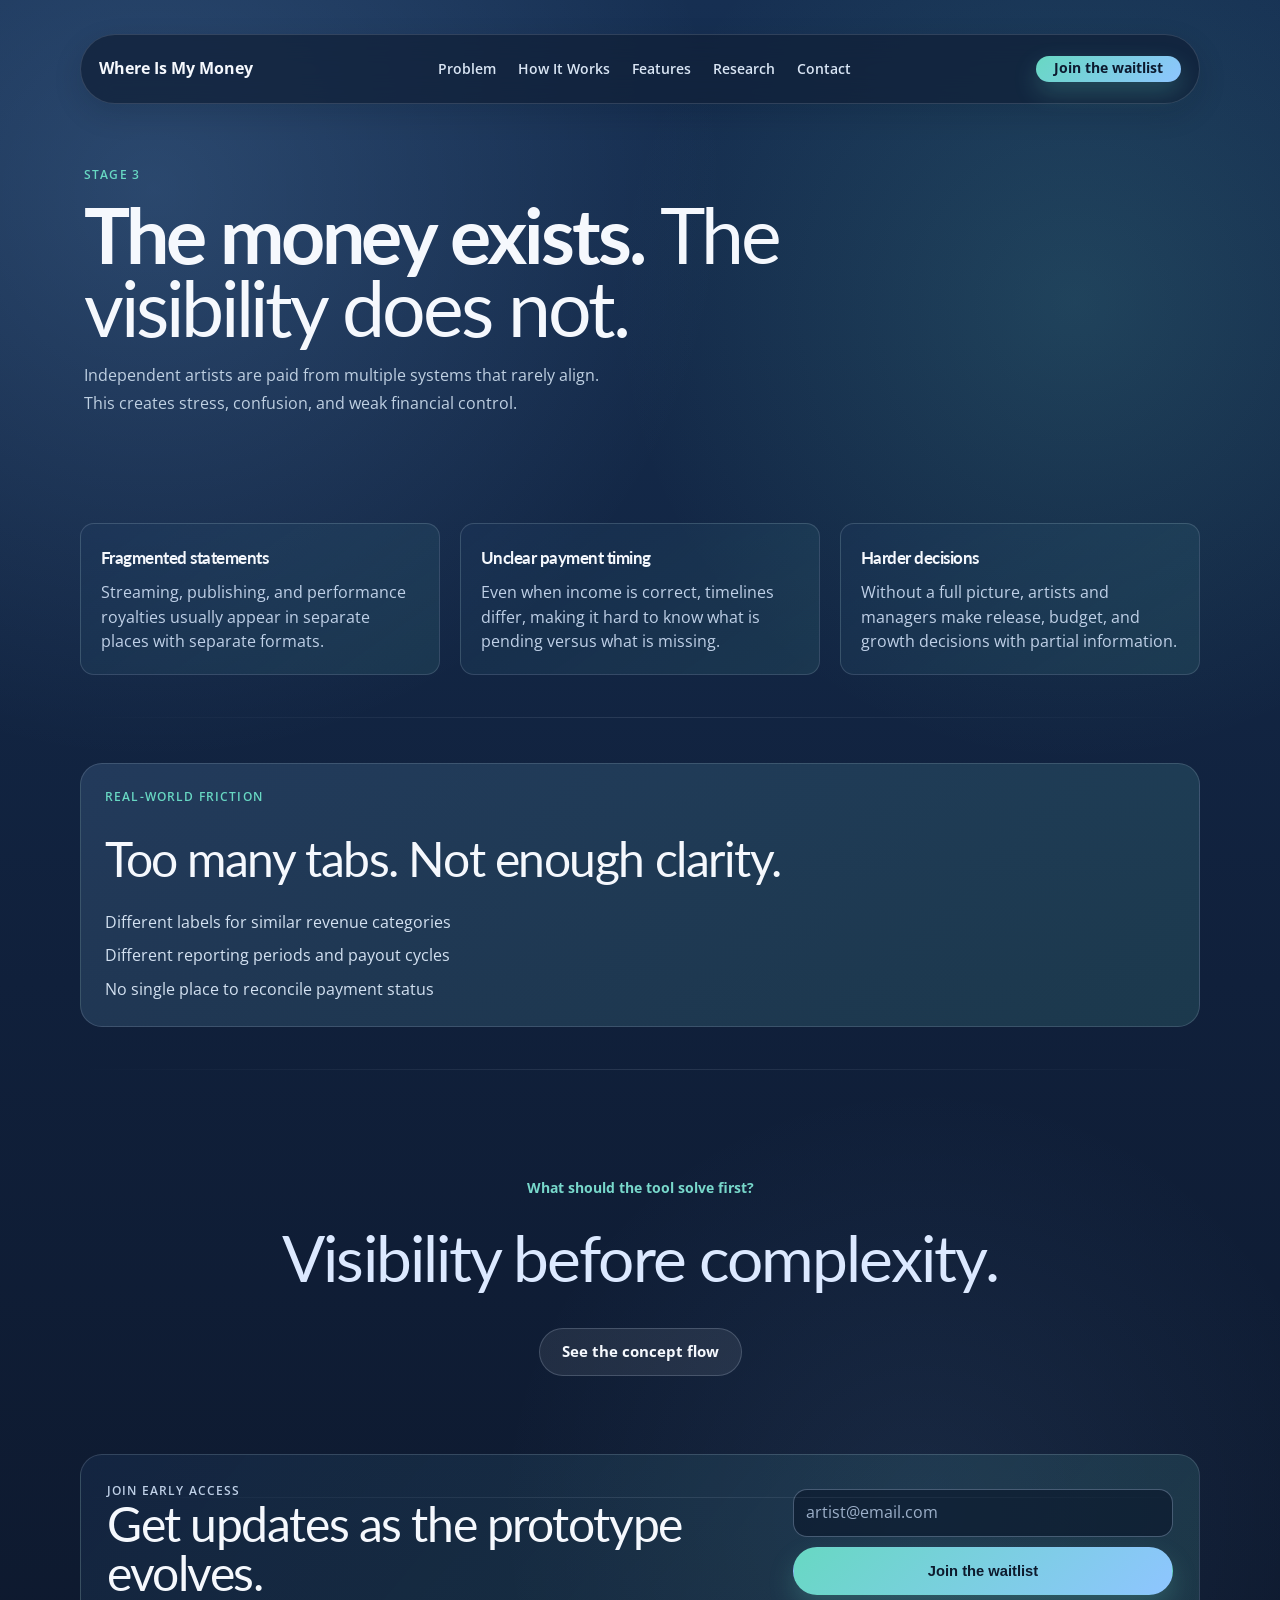
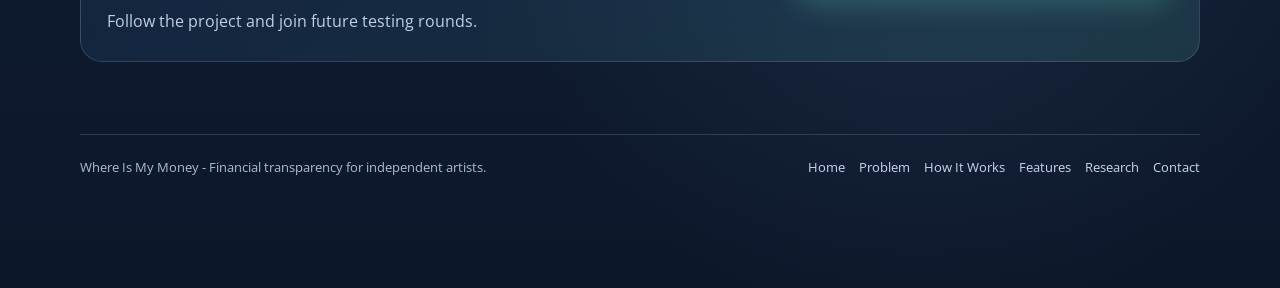
<file: problem.html>
<!DOCTYPE html>
<html lang="en">
  <head>
    <meta charset="UTF-8" />
    <meta name="viewport" content="width=device-width, initial-scale=1.0" />
    <title>The Problem | Where Is My Money</title>
    <meta
      name="description"
      content="The Problem page explains payment fragmentation challenges for independent artists and labels."
    />
    <link rel="preconnect" href="https://fonts.googleapis.com" />
    <link rel="preconnect" href="https://fonts.gstatic.com" crossorigin />
    <link
      href="https://fonts.googleapis.com/css2?family=Open+Sans:wght@400;500;600;700&family=Lato:wght@400;700;900&display=swap"
      rel="stylesheet"
    />
    <link rel="stylesheet" href="styles.css" />
  </head>
  <body>
    <div class="page-shell">
      <header class="hero">
        <nav class="topbar">
          <a class="brand" href="index.html">Where Is My Money</a>
          <div class="menu-links">
            <a href="problem.html">Problem</a>
            <a href="how-it-works.html">How It Works</a>
            <a href="features.html">Features</a>
            <a href="research.html">Research</a>
            <a href="contact.html">Contact</a>
          </div>
          <a class="pill-link" href="#cta">Join the waitlist</a>
        </nav>

        <section class="page-hero" data-reveal>
          <p class="eyebrow">Stage 3</p>
          <h1>
            The money exists.
            <span>The visibility does not.</span>
          </h1>
          <p class="lede">
            Independent artists are paid from multiple systems that rarely align.
            This creates stress, confusion, and weak financial control.
          </p>
        </section>
      </header>

      <main>
        <section class="section">
          <div class="story-grid">
            <article class="story-card" data-reveal>
              <h3>Fragmented statements</h3>
              <p>
                Streaming, publishing, and performance royalties usually appear
                in separate places with separate formats.
              </p>
            </article>
            <article class="story-card" data-reveal>
              <h3>Unclear payment timing</h3>
              <p>
                Even when income is correct, timelines differ, making it hard to
                know what is pending versus what is missing.
              </p>
            </article>
            <article class="story-card" data-reveal>
              <h3>Harder decisions</h3>
              <p>
                Without a full picture, artists and managers make release,
                budget, and growth decisions with partial information.
              </p>
            </article>
          </div>
        </section>

        <section class="section">
          <div class="snapshot-card" data-reveal>
            <p class="eyebrow">Real-world friction</p>
            <h2>Too many tabs. Not enough clarity.</h2>
            <ul>
              <li>Different labels for similar revenue categories</li>
              <li>Different reporting periods and payout cycles</li>
              <li>No single place to reconcile payment status</li>
            </ul>
          </div>
        </section>

        <section class="section">
          <div class="question-block" data-reveal>
            <p>What should the tool solve first?</p>
            <h2>Visibility before complexity.</h2>
            <a class="button button-secondary" href="how-it-works.html"
              >See the concept flow</a
            >
          </div>
        </section>

        <section class="section cta-section" id="cta" data-reveal>
          <div>
            <p class="eyebrow">Join early access</p>
            <h2>Get updates as the prototype evolves.</h2>
            <p>
              Follow the project and join future testing rounds.
            </p>
          </div>
          <form class="cta-form waitlist-form" novalidate>
            <label for="email" class="sr-only">Email address</label>
            <input
              id="email"
              name="email"
              type="email"
              placeholder="artist@email.com"
              required
            />
            <input class="hp-field" type="text" name="website" tabindex="-1" autocomplete="off" />
            <input type="hidden" name="form_start" value="" />
            <button type="submit" class="button button-primary">
              Join the waitlist
            </button>
            <p class="form-status" aria-live="polite"></p>
          </form>
        </section>
      </main>

      <footer class="site-footer">
        <p>Where Is My Money - Financial transparency for independent artists.</p>
        <div class="footer-links">
          <a href="index.html">Home</a>
          <a href="problem.html">Problem</a>
          <a href="how-it-works.html">How It Works</a>
          <a href="features.html">Features</a>
          <a href="research.html">Research</a>
          <a href="contact.html">Contact</a>
        </div>
      </footer>
    </div>

    <script src="script.js"></script>
  </body>
</html>
</file>
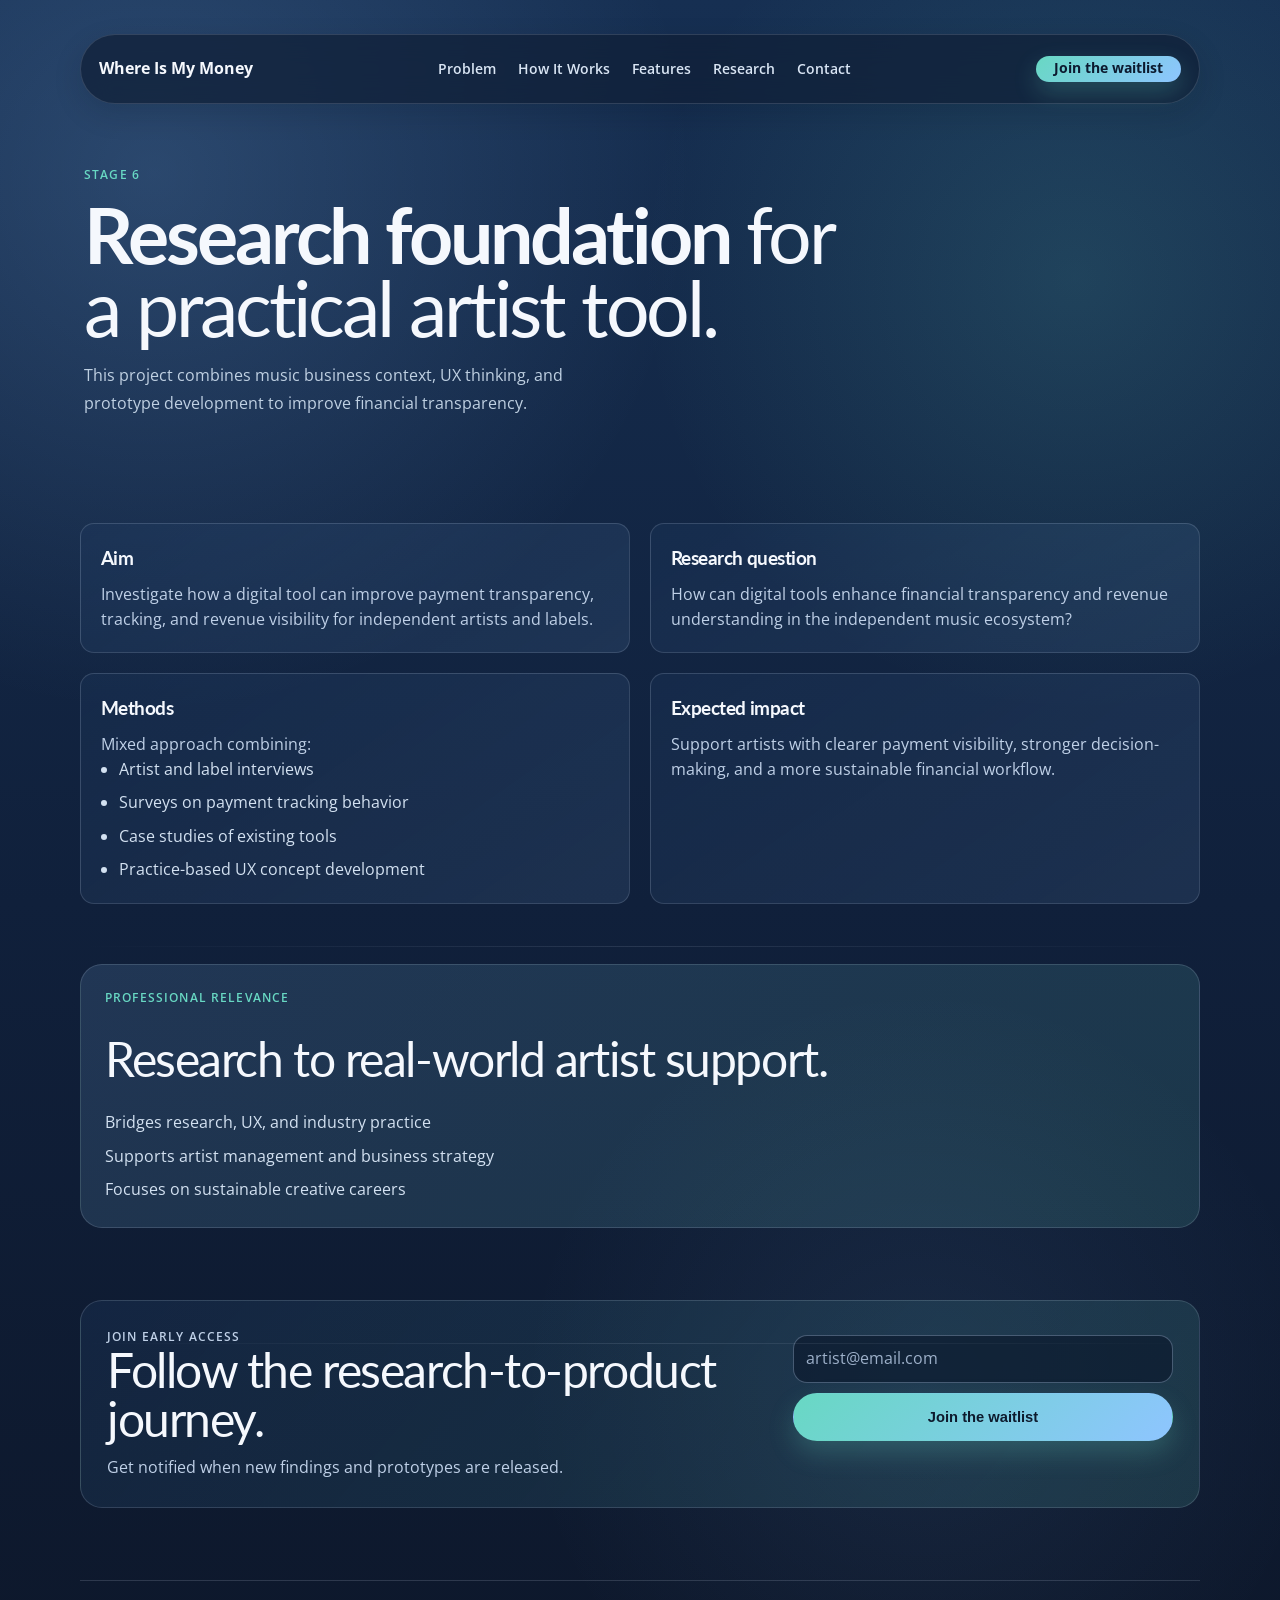
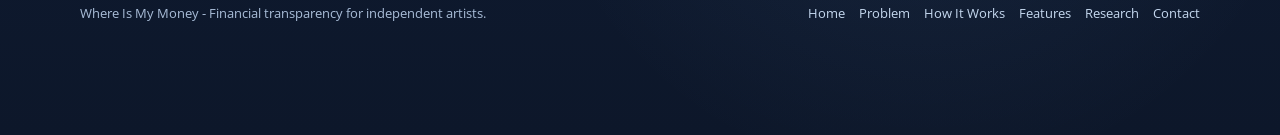
<file: research.html>
<!DOCTYPE html>
<html lang="en">
  <head>
    <meta charset="UTF-8" />
    <meta name="viewport" content="width=device-width, initial-scale=1.0" />
    <title>Research Foundation | Where Is My Money</title>
    <meta
      name="description"
      content="Research foundation for Where Is My Money including aim, methods, and expected impact."
    />
    <link rel="preconnect" href="https://fonts.googleapis.com" />
    <link rel="preconnect" href="https://fonts.gstatic.com" crossorigin />
    <link
      href="https://fonts.googleapis.com/css2?family=Open+Sans:wght@400;500;600;700&family=Lato:wght@400;700;900&display=swap"
      rel="stylesheet"
    />
    <link rel="stylesheet" href="styles.css" />
  </head>
  <body>
    <div class="page-shell">
      <header class="hero">
        <nav class="topbar">
          <a class="brand" href="index.html">Where Is My Money</a>
          <div class="menu-links">
            <a href="problem.html">Problem</a>
            <a href="how-it-works.html">How It Works</a>
            <a href="features.html">Features</a>
            <a href="research.html">Research</a>
            <a href="contact.html">Contact</a>
          </div>
          <a class="pill-link" href="#cta">Join the waitlist</a>
        </nav>

        <section class="page-hero" data-reveal>
          <p class="eyebrow">Stage 6</p>
          <h1>
            Research foundation
            <span>for a practical artist tool.</span>
          </h1>
          <p class="lede">
            This project combines music business context, UX thinking, and
            prototype development to improve financial transparency.
          </p>
        </section>
      </header>

      <main>
        <section class="section">
          <div class="research-grid">
            <article class="research-card" data-reveal>
              <h3>Aim</h3>
              <p>
                Investigate how a digital tool can improve payment transparency,
                tracking, and revenue visibility for independent artists and
                labels.
              </p>
            </article>
            <article class="research-card" data-reveal>
              <h3>Research question</h3>
              <p>
                How can digital tools enhance financial transparency and revenue
                understanding in the independent music ecosystem?
              </p>
            </article>
            <article class="research-card" data-reveal>
              <h3>Methods</h3>
              <p>Mixed approach combining:</p>
              <ul class="research-list">
                <li>Artist and label interviews</li>
                <li>Surveys on payment tracking behavior</li>
                <li>Case studies of existing tools</li>
                <li>Practice-based UX concept development</li>
              </ul>
            </article>
            <article class="research-card" data-reveal>
              <h3>Expected impact</h3>
              <p>
                Support artists with clearer payment visibility, stronger
                decision-making, and a more sustainable financial workflow.
              </p>
            </article>
          </div>
        </section>

        <section class="section snapshot-section">
          <div class="snapshot-card" data-reveal>
            <p class="eyebrow">Professional relevance</p>
            <h2>Research to real-world artist support.</h2>
            <ul>
              <li>Bridges research, UX, and industry practice</li>
              <li>Supports artist management and business strategy</li>
              <li>Focuses on sustainable creative careers</li>
            </ul>
          </div>
        </section>

        <section class="section cta-section" id="cta" data-reveal>
          <div>
            <p class="eyebrow">Join early access</p>
            <h2>Follow the research-to-product journey.</h2>
            <p>Get notified when new findings and prototypes are released.</p>
          </div>
          <form class="cta-form waitlist-form" novalidate>
            <label for="research-email" class="sr-only">Email address</label>
            <input
              id="research-email"
              name="email"
              type="email"
              placeholder="artist@email.com"
              required
            />
            <input class="hp-field" type="text" name="website" tabindex="-1" autocomplete="off" />
            <input type="hidden" name="form_start" value="" />
            <button type="submit" class="button button-primary">Join the waitlist</button>
            <p class="form-status" aria-live="polite"></p>
          </form>
        </section>
      </main>

      <footer class="site-footer">
        <p>Where Is My Money - Financial transparency for independent artists.</p>
        <div class="footer-links">
          <a href="index.html">Home</a>
          <a href="problem.html">Problem</a>
          <a href="how-it-works.html">How It Works</a>
          <a href="features.html">Features</a>
          <a href="research.html">Research</a>
          <a href="contact.html">Contact</a>
        </div>
      </footer>
    </div>
    <script src="script.js"></script>
  </body>
</html>
</file>
<file: styles.css>
:root {
  --bg: #0f1e35;
  --bg-soft: #152947;
  --surface: #1c3558;
  --surface-2: #25446d;
  --ink: #f5f8fd;
  --muted: #bfd0e2;
  --line: rgba(211, 224, 242, 0.16);
  --primary: #68d8c3;
  --primary-strong: #4bc7b0;
  --accent: #8ec5ff;
  --glow: 0 18px 40px rgba(7, 20, 38, 0.2);
  --radius-xl: 22px;
  --radius-lg: 14px;
  --radius-md: 14px;
  --shadow-sm: 0 6px 20px rgba(0, 0, 0, 0.06);
  --transition: all 0.24s ease;
}

* {
  box-sizing: border-box;
}

html {
  scroll-behavior: smooth;
}

body {
  margin: 0;
  min-height: 100vh;
  color: var(--ink);
  font-family: "Open Sans", sans-serif;
  background:
    radial-gradient(circle at 12% 10%, rgba(142, 197, 255, 0.18), transparent 28%),
    radial-gradient(circle at 84% 16%, rgba(104, 216, 195, 0.14), transparent 24%),
    radial-gradient(circle at 72% 80%, rgba(142, 197, 255, 0.08), transparent 24%),
    linear-gradient(180deg, #162f52 0%, #10203b 52%, #0d172a 100%);
  line-height: 1.6;
}

.page-shell {
  width: min(1120px, calc(100% - 32px));
  margin: 0 auto;
  padding: 24px 0 110px;
}

h1,
h2,
h3,
p {
  margin-top: 0;
}

h1,
h2,
h3 {
  font-family: "Lato", sans-serif;
  letter-spacing: -0.03em;
}

.topbar,
.hero-grid,
.problem-grid,
.steps,
.feature-grid,
.benefit-grid,
.cta-section {
  display: grid;
  gap: 20px;
}

.topbar {
  position: sticky;
  top: 12px;
  z-index: 20;
  margin-bottom: 52px;
  padding: 14px 18px;
  grid-template-columns: auto 1fr auto;
  align-items: center;
  border: 1px solid var(--line);
  border-radius: 999px;
  background: rgba(16, 31, 54, 0.72);
  backdrop-filter: blur(14px);
  box-shadow: 0 10px 28px rgba(6, 18, 34, 0.16);
}

.brand,
.pill-link,
.button {
  text-decoration: none;
}

.menu-links {
  display: flex;
  gap: 22px;
  justify-self: center;
}

.menu-links a {
  color: #d9e5f4;
  text-decoration: none;
  font-size: 0.9rem;
  font-weight: 600;
  padding: 8px 0;
  border-bottom: 1px solid transparent;
  transition: color 0.24s ease, border-color 0.24s ease;
}

.menu-links a:hover,
.menu-links a:focus-visible {
  color: #ffffff;
  border-bottom-color: rgba(104, 216, 195, 0.7);
}

.brand {
  color: var(--ink);
  font-size: 1rem;
  font-weight: 700;
}

.pill-link {
  color: #0c1a2f;
  font-size: 0.9rem;
  font-weight: 700;
  min-height: 26px;
  padding: 0 18px;
  border-radius: 999px;
  background: linear-gradient(135deg, var(--primary), var(--accent));
  box-shadow: 0 10px 24px rgba(104, 216, 195, 0.24);
  transition: var(--transition);
}

.hero {
  padding: 10px 0 18px;
}

.page-hero {
  max-width: 780px;
  padding: 10px 4px 0;
}

.hero-grid {
  padding: 40px;
  grid-template-columns: minmax(0, 1.08fr) minmax(320px, 0.92fr);
  align-items: center;
  border: 1px solid var(--line);
  border-radius: var(--radius-xl);
  background: linear-gradient(135deg, rgba(31, 63, 107, 0.94) 0%, rgba(37, 74, 121, 0.96) 54%, rgba(42, 83, 130, 0.96) 100%);
  box-shadow: 0 20px 48px rgba(5, 16, 34, 0.22);
}

.eyebrow {
  margin: 0 0 14px;
  text-transform: uppercase;
  letter-spacing: 0.1em;
  font-size: 0.72rem;
  font-weight: 600;
  color: var(--primary);
}

h1 {
  margin-bottom: 18px;
  font-size: clamp(2.8rem, 6vw, 5.2rem);
  line-height: 0.94;
  letter-spacing: -0.04em;
}

h1 span,
.panel-main h2,
.section-heading h2,
.question-block h2,
.snapshot-card h2,
.cta-section h2 {
  font-family: "Lato", sans-serif;
  font-weight: 400;
}

.lede {
  margin-bottom: 0;
  max-width: 58ch;
  color: var(--muted);
  font-size: 1.02rem;
  line-height: 1.72;
}

.hero-actions {
  margin: 28px 0 18px;
  display: flex;
  flex-wrap: wrap;
  gap: 12px;
}

.button {
  min-height: 48px;
  padding: 0 22px;
  border-radius: 999px;
  display: inline-flex;
  align-items: center;
  justify-content: center;
  font-size: 0.92rem;
  font-weight: 700;
  border: 1px solid transparent;
  transition: var(--transition);
}

a:focus-visible,
button:focus-visible,
input:focus-visible,
textarea:focus-visible,
select:focus-visible {
  outline: 2px solid rgba(104, 216, 195, 0.75);
  outline-offset: 2px;
}

.button-primary {
  color: #0d1a2d;
  background: linear-gradient(135deg, var(--primary), var(--accent));
  box-shadow: 0 12px 26px rgba(104, 216, 195, 0.22);
}

.button-secondary {
  color: var(--ink);
  background: rgba(255, 255, 255, 0.08);
  border-color: rgba(211, 224, 242, 0.2);
}

.pill-link:hover,
.pill-link:focus-visible,
.button:hover,
.button:focus-visible {
  transform: translateY(-2px);
  filter: brightness(1.05);
}

.pill-link:active,
.button:active {
  transform: translateY(1px) scale(0.985);
  filter: brightness(0.95) saturate(1.08);
}

.button-primary:hover,
.button-primary:focus-visible {
  background: linear-gradient(135deg, #79e1ce, #a2d1ff);
}

.button-primary:active {
  background: linear-gradient(135deg, var(--primary-strong), #7fbef8);
}

.button-secondary:hover,
.button-secondary:focus-visible {
  background: rgba(255, 255, 255, 0.12);
  border-color: rgba(104, 216, 195, 0.24);
}

.button-secondary:active {
  background: rgba(255, 255, 255, 0.1);
}

.hero-note p {
  margin: 0;
  color: var(--muted);
  font-size: 0.92rem;
}

.hero-highlights {
  display: flex;
  flex-wrap: wrap;
  gap: 12px;
  margin-top: 24px;
}

.hero-highlights span {
  padding: 10px 15px;
  border-radius: 999px;
  border: 1px solid rgba(211, 224, 242, 0.16);
  background: rgba(255, 255, 255, 0.08);
  color: #dbe7f4;
  font-size: 0.82rem;
  font-weight: 600;
}

.hero-card {
  padding: 14px;
  border-radius: var(--radius-lg);
  border: 1px solid var(--line);
  background: linear-gradient(140deg, rgba(26, 52, 91, 0.96), rgba(33, 67, 111, 0.96));
  box-shadow: var(--shadow-sm);
}

.panel {
  border-radius: var(--radius-lg);
  padding: 24px;
}

.panel-main {
  border: 1px solid var(--line);
  background: linear-gradient(180deg, rgba(28, 57, 98, 0.98), rgba(22, 46, 79, 0.98));
}

.panel-header,
.payment-list article,
.cta-form {
  display: flex;
  align-items: center;
}

.panel-header {
  gap: 10px;
  margin-bottom: 18px;
  color: var(--muted);
  font-size: 0.9rem;
}

.status-dot {
  width: 9px;
  height: 9px;
  border-radius: 50%;
  background: var(--primary);
}

.panel-main h2 {
  margin-bottom: 20px;
  font-size: clamp(1.75rem, 3vw, 2.35rem);
  line-height: 1.08;
}

.payment-list {
  display: grid;
  gap: 9px;
}

.hero-metrics {
  display: grid;
  gap: 12px;
  grid-template-columns: repeat(3, minmax(0, 1fr));
  margin-bottom: 18px;
}

.hero-metrics article {
  padding: 16px;
  border-radius: var(--radius-md);
  border: 1px solid rgba(211, 224, 242, 0.14);
  background: rgba(255, 255, 255, 0.08);
}

.hero-metrics span {
  display: block;
  margin-bottom: 10px;
  color: #b8cadc;
  font-size: 0.79rem;
}

.hero-metrics strong {
  font-size: 1.35rem;
  color: #f7fbff;
}

.hero-breakdown {
  display: grid;
  gap: 9px;
}

.breakdown-row {
  display: flex;
  align-items: center;
  justify-content: space-between;
  gap: 10px;
  padding: 13px 15px;
  border-radius: var(--radius-md);
  border: 1px solid rgba(211, 224, 242, 0.12);
  background: linear-gradient(180deg, rgba(255, 255, 255, 0.08), rgba(255, 255, 255, 0.03));
}

.breakdown-row span {
  color: #c0cde0;
  font-size: 0.9rem;
}

.breakdown-row strong {
  color: #f7fbff;
  font-size: 0.92rem;
}

.payment-list article {
  justify-content: space-between;
  gap: 10px;
  padding: 12px 14px;
  border-radius: var(--radius-md);
  border: 1px solid rgba(180, 202, 233, 0.16);
  background: rgba(255, 255, 255, 0.04);
}

.payment-list span {
  color: #c0cde0;
  font-size: 0.9rem;
}

.payment-list strong {
  font-size: 0.94rem;
  color: #f7fbff;
}

.hero-card-foot {
  margin: 12px 10px 4px;
  color: var(--muted);
  font-size: 0.82rem;
  line-height: 1.55;
}

.section {
  padding-top: 88px;
  position: relative;
}

.section::before {
  content: "";
  position: absolute;
  top: 42px;
  left: 0;
  right: 0;
  height: 1px;
  background: linear-gradient(90deg, transparent, rgba(211, 224, 242, 0.12), transparent);
  pointer-events: none;
}

.hero + main .section:first-child::before {
  display: none;
}

.section-cta {
  margin-top: 14px;
}

.app-shell {
  padding-top: 70px;
}

.project-overview {
  padding-top: 42px;
}

.overview-copy {
  max-width: 840px;
  padding: 28px 30px;
  border-radius: var(--radius-xl);
  border: 1px solid var(--line);
  background: linear-gradient(145deg, rgba(34, 67, 112, 0.88), rgba(22, 44, 77, 0.84));
  box-shadow: var(--shadow-sm);
}

.overview-copy h2 {
  margin-bottom: 12px;
  font-size: clamp(1.8rem, 3.5vw, 2.8rem);
  line-height: 1.06;
}

.overview-copy p:last-child {
  margin-bottom: 0;
  color: #cad8e8;
  line-height: 1.72;
  max-width: 62ch;
}

.trust-strip {
  padding-top: 44px;
  display: flex;
  flex-wrap: wrap;
  justify-content: center;
  gap: 12px;
}

.trust-strip p {
  margin: 0;
  padding: 10px 15px;
  border-radius: 999px;
  border: 1px solid var(--line);
  color: #c8d5e4;
  font-size: 0.84rem;
  background: rgba(255, 255, 255, 0.04);
}

.prototype-metrics {
  display: grid;
  gap: 20px;
  grid-template-columns: repeat(4, minmax(0, 1fr));
}

.workspace-toolbar {
  display: grid;
  gap: 18px;
  grid-template-columns: minmax(240px, 320px) minmax(0, 1fr);
  align-items: end;
  margin-bottom: 22px;
}

.currency-card {
  display: grid;
  gap: 10px;
  padding: 20px;
  border-radius: var(--radius-lg);
  border: 1px solid var(--line);
  background: linear-gradient(145deg, rgba(32, 62, 103, 0.86), rgba(24, 48, 82, 0.82));
  box-shadow: var(--shadow-sm);
}

.currency-card label {
  color: #edf4ff;
  font-size: 0.86rem;
  font-weight: 700;
}

.currency-card select {
  min-height: 48px;
  padding: 0 16px;
  border-radius: var(--radius-md);
  border: 1px solid rgba(211, 224, 242, 0.18);
  background: rgba(12, 25, 44, 0.72);
  color: var(--ink);
  font: inherit;
}

.toolbar-note {
  margin: 0;
  color: #d6e2f0;
  line-height: 1.7;
}

.metric-card {
  padding: 24px;
  border-radius: var(--radius-lg);
  border: 1px solid var(--line);
  background: linear-gradient(145deg, rgba(31, 61, 103, 0.92), rgba(23, 46, 79, 0.9));
  box-shadow: var(--shadow-sm);
  min-height: 148px;
  display: flex;
  flex-direction: column;
  justify-content: space-between;
}

.metric-card,
.workspace-card,
.problem-card,
.step-card,
.connected-item,
.table-row,
.invoice-item,
.trust-strip p {
  transition: var(--transition);
}

.metric-card:hover,
.workspace-card:hover,
.problem-card:hover,
.step-card:hover,
.connected-item:hover,
.table-row:hover,
.invoice-item:hover {
  transform: translateY(-2px);
  box-shadow: 0 12px 28px rgba(6, 18, 34, 0.14);
  border-color: rgba(211, 224, 242, 0.24);
}

.trust-strip p:hover {
  border-color: rgba(206, 224, 255, 0.34);
  background: rgba(255, 255, 255, 0.08);
}

.metric-card span {
  display: block;
  margin-bottom: 12px;
  color: #9db3ca;
  font-size: 0.82rem;
  font-weight: 600;
}

.metric-card strong {
  font-family: "Lato", sans-serif;
  font-size: clamp(2rem, 3vw, 2.7rem);
  font-weight: 800;
  line-height: 1;
}

.workspace-grid {
  display: grid;
  gap: 24px;
  grid-template-columns: repeat(2, minmax(0, 1fr));
}

.workspace-card {
  padding: 28px;
  border-radius: var(--radius-xl);
  border: 1px solid var(--line);
  background: linear-gradient(145deg, rgba(31, 61, 103, 0.9), rgba(24, 48, 82, 0.88));
  box-shadow: var(--shadow-sm);
}

.workspace-head {
  display: flex;
  align-items: flex-start;
  justify-content: space-between;
  gap: 16px;
  margin-bottom: 24px;
}

.workspace-head h2 {
  margin-bottom: 0;
  font-size: clamp(1.55rem, 2.7vw, 2.1rem);
  line-height: 1.08;
}

.panel-badge {
  padding: 8px 12px;
  border-radius: 999px;
  background: rgba(255, 255, 255, 0.07);
  border: 1px solid rgba(211, 224, 242, 0.16);
  color: #c7d7e7;
  font-size: 0.77rem;
  font-weight: 700;
  white-space: nowrap;
}

.workspace-form {
  display: grid;
  gap: 16px;
  grid-template-columns: repeat(2, minmax(0, 1fr));
}

.payment-panel {
  display: grid;
  gap: 24px;
  grid-template-columns: minmax(0, 1fr) minmax(220px, 280px);
  align-items: center;
  padding: 20px;
  border-radius: var(--radius-lg);
  border: 1px solid rgba(211, 224, 242, 0.14);
  background: rgba(8, 19, 35, 0.46);
}

.payment-copy p {
  margin: 0;
  color: #bfd0e7;
  line-height: 1.6;
}

.invoice-qr-image {
  width: min(100%, 260px);
  justify-self: center;
  border-radius: 22px;
  box-shadow: 0 14px 34px rgba(0, 0, 0, 0.24);
}

.workspace-form label {
  display: grid;
  gap: 9px;
  color: #dbe6f2;
  font-size: 0.92rem;
  font-weight: 600;
}

.workspace-form label:last-of-type:nth-child(odd) {
  grid-column: 1 / -1;
}

.workspace-form input,
.workspace-form select {
  min-height: 50px;
  padding: 0 16px;
  border-radius: var(--radius-md);
  border: 1px solid rgba(211, 224, 242, 0.18);
  background: rgba(11, 24, 43, 0.7);
  color: var(--ink);
  font: inherit;
  transition: var(--transition);
}

.workspace-form input:hover,
.workspace-form select:hover {
  border-color: rgba(211, 224, 242, 0.28);
}

.workspace-form input:focus,
.workspace-form select:focus {
  border-color: rgba(104, 216, 195, 0.62);
  box-shadow: 0 0 0 4px rgba(104, 216, 195, 0.12);
}

.workspace-form button,
.workspace-form .form-help,
.workspace-form .form-status {
  grid-column: 1 / -1;
}

.form-help {
  margin: -2px 0 0;
  color: #b9cde0;
  font-size: 0.84rem;
  line-height: 1.58;
}

.connected-list,
.invoice-list,
.data-table,
#income-list {
  display: grid;
  gap: 12px;
}

.connected-item,
.table-row,
.invoice-item {
  padding: 18px 20px;
  border-radius: 14px;
  border: 1px solid rgba(211, 224, 242, 0.14);
  background: linear-gradient(135deg, rgba(255, 255, 255, 0.08), rgba(142, 197, 255, 0.05));
  box-shadow: var(--shadow-sm);
}

.connected-item,
.table-row {
  display: grid;
  gap: 16px;
  grid-template-columns: minmax(0, 1.3fr) auto;
  align-items: center;
}

.connected-item h3,
.invoice-item h3 {
  margin-bottom: 6px;
  font-size: 1rem;
}

.connected-item a {
  color: #8fded3;
  text-decoration: none;
  word-break: break-all;
  font-size: 0.84rem;
}

.connected-meta {
  display: grid;
  justify-items: end;
  gap: 10px;
}

.table-head {
  display: grid;
  grid-template-columns: 1.4fr 1fr 0.8fr 0.7fr;
  gap: 12px;
  padding: 0 8px 4px;
  color: #91a6bd;
  font-size: 0.78rem;
  font-weight: 700;
  letter-spacing: 0.08em;
  text-transform: uppercase;
}

.table-row {
  grid-template-columns: 1.4fr 1fr 0.8fr 0.7fr;
}

.table-row span,
.invoice-item p,
.invoice-item-grid span {
  color: #c9d7e5;
}

.status-chip {
  display: inline-flex;
  align-items: center;
  justify-content: center;
  min-height: 30px;
  padding: 0 12px;
  border-radius: 999px;
  color: #bbf4e8;
  border: 1px solid rgba(104, 216, 195, 0.28);
  background: rgba(104, 216, 195, 0.16);
}

.status-pill.status-paid,
.status-chip.status-paid {
  color: #bbf4e8;
  border-color: rgba(104, 216, 195, 0.28);
  background: rgba(104, 216, 195, 0.16);
}

.status-chip-pending,
.status-pill.status-pending,
.status-chip.status-pending,
.status-pending {
  color: #ffe6bf;
  border-color: rgba(244, 177, 98, 0.3);
  background: rgba(244, 177, 98, 0.18);
}

.status-pill.status-sent,
.status-chip.status-sent {
  color: #dceaff;
  border-color: rgba(142, 197, 255, 0.32);
  background: rgba(142, 197, 255, 0.16);
}

.invoice-item-head {
  display: flex;
  align-items: flex-start;
  justify-content: space-between;
  gap: 12px;
  margin-bottom: 16px;
}

.invoice-item-head p {
  margin-bottom: 0;
  font-size: 0.88rem;
}

.invoice-item-grid {
  display: grid;
  gap: 12px;
  grid-template-columns: repeat(3, minmax(0, 1fr));
}

.invoice-item-grid div {
  padding-top: 12px;
  border-top: 1px solid rgba(180, 202, 233, 0.12);
}

.invoice-item-grid span {
  display: block;
  margin-bottom: 6px;
  font-size: 0.8rem;
}

.status-pill.status-overdue,
.status-chip.status-overdue,
.status-overdue {
  color: #ffd8d3;
  border-color: rgba(229, 122, 122, 0.28);
  background: rgba(229, 122, 122, 0.16);
}

.status-pill.status-draft,
.status-chip.status-draft,
.status-draft {
  color: #d7dfeb;
  border-color: rgba(191, 208, 226, 0.24);
  background: rgba(191, 208, 226, 0.12);
}

.empty-state {
  margin: 0;
  padding: 18px;
  border-radius: 18px;
  border: 1px dashed rgba(180, 202, 233, 0.18);
  color: #9fb1c9;
  text-align: center;
}

.is-new-item {
  animation: newItemHighlight 1.6s ease;
}

@keyframes newItemHighlight {
  0% {
    transform: translateY(0);
    box-shadow: 0 6px 20px rgba(0, 0, 0, 0.06);
    border-color: rgba(211, 224, 242, 0.14);
  }

  30% {
    transform: translateY(-2px);
    box-shadow: 0 14px 30px rgba(104, 216, 195, 0.16);
    border-color: rgba(104, 216, 195, 0.4);
  }

  100% {
    transform: translateY(0);
    box-shadow: 0 6px 20px rgba(0, 0, 0, 0.06);
    border-color: rgba(211, 224, 242, 0.14);
  }
}

.section-heading {
  max-width: 680px;
  margin-bottom: 32px;
}

.section-heading h2 {
  margin-bottom: 12px;
  font-size: clamp(2.15rem, 4vw, 3.7rem);
  line-height: 1;
  letter-spacing: -0.03em;
}

.section-heading p:last-child {
  margin-bottom: 0;
  color: var(--muted);
  line-height: 1.72;
}

.problem-grid,
.steps,
.benefit-grid {
  grid-template-columns: repeat(3, minmax(0, 1fr));
}

.problem-section .problem-grid,
.how-it-works-section .steps {
  grid-template-columns: repeat(4, minmax(0, 1fr));
}

.overview-grid,
.layout-grid,
.account-grid {
  display: grid;
  gap: 20px;
}

.overview-grid {
  grid-template-columns: repeat(4, minmax(0, 1fr));
}

.overview-card,
.layout-card,
.invoice-card {
  padding: 22px;
  border-radius: var(--radius-lg);
  border: 1px solid var(--line);
  background: linear-gradient(145deg, rgba(18, 39, 64, 0.88), rgba(15, 30, 49, 0.82));
  box-shadow: 0 12px 28px rgba(0, 0, 0, 0.18);
}

.overview-card:nth-child(1),
.layout-card:nth-child(1) {
  background: linear-gradient(145deg, rgba(33, 63, 104, 0.34), rgba(33, 63, 104, 0.16));
}

.overview-card:nth-child(2),
.layout-card:nth-child(2) {
  background: linear-gradient(145deg, rgba(71, 138, 128, 0.28), rgba(71, 138, 128, 0.12));
}

.overview-card:nth-child(3),
.layout-card:nth-child(3) {
  background: linear-gradient(145deg, rgba(142, 197, 255, 0.2), rgba(142, 197, 255, 0.08));
}

.overview-card:nth-child(4) {
  background: linear-gradient(145deg, rgba(104, 216, 195, 0.18), rgba(33, 63, 104, 0.14));
}

.overview-card h3,
.layout-card h3,
.invoice-copy h2,
.invoice-card strong {
  margin-bottom: 8px;
}

.overview-card p:last-child,
.layout-card p:last-child {
  margin-bottom: 0;
  color: #bfd0e7;
  line-height: 1.56;
}

.layout-grid {
  grid-template-columns: 1.2fr 0.9fr 0.9fr;
}

.layout-card-wide {
  min-height: 100%;
}

.layout-card-head,
.invoice-card-top {
  display: flex;
  align-items: center;
  justify-content: space-between;
  gap: 12px;
  margin-bottom: 12px;
}

.layout-card-head span,
.invoice-card-top span {
  color: #9db4d3;
  font-size: 0.82rem;
  font-weight: 600;
}

.mini-list {
  margin: 14px 0 0;
  padding-left: 18px;
  display: grid;
  gap: 8px;
  color: #d6e3f4;
  line-height: 1.5;
}

.account-grid {
  grid-template-columns: repeat(2, minmax(0, 1fr));
}

.problem-card,
.step-card,
.benefit-card,
.feature-card {
  padding: 24px;
  border-radius: var(--radius-lg);
  border: 1px solid var(--line);
  box-shadow: var(--shadow-sm);
}

.problem-card:nth-child(1),
.step-card:nth-child(1),
.feature-card:nth-child(1),
.feature-card:nth-child(4) {
  background: linear-gradient(145deg, rgba(33, 63, 104, 0.34), rgba(33, 63, 104, 0.16));
}

.problem-card:nth-child(2),
.step-card:nth-child(2),
.feature-card:nth-child(2),
.benefit-card:nth-child(1) {
  background: linear-gradient(145deg, rgba(71, 138, 128, 0.28), rgba(71, 138, 128, 0.12));
}

.problem-card:nth-child(3),
.step-card:nth-child(3),
.feature-card:nth-child(3),
.benefit-card:nth-child(2),
.benefit-card:nth-child(3) {
  background: linear-gradient(145deg, rgba(142, 197, 255, 0.2), rgba(142, 197, 255, 0.08));
}

.problem-card:nth-child(4),
.step-card:nth-child(4) {
  background: linear-gradient(145deg, rgba(104, 216, 195, 0.2), rgba(104, 216, 195, 0.08));
}

.problem-card h3,
.step-card h3,
.benefit-card h3,
.feature-card h3 {
  margin-bottom: 10px;
  font-size: 1.14rem;
}

.problem-card p,
.step-card p,
.benefit-card p,
.feature-card p,
.cta-section p {
  margin-bottom: 0;
  color: #bfd0e7;
  line-height: 1.68;
}

.scope-card {
  max-width: none;
}

.scope-list {
  margin: 18px 0 0;
  padding-left: 20px;
  color: #d7e4f3;
  display: grid;
  gap: 10px;
  line-height: 1.55;
}

.question-block {
  text-align: center;
  padding-top: 62px;
  padding-bottom: 6px;
}

.question-block p {
  margin: 0 0 8px;
  color: #78d8cb;
  font-size: 0.86rem;
  font-weight: 700;
}

.question-block h2 {
  margin: 0 0 18px;
  font-size: clamp(2.1rem, 5vw, 4rem);
  color: #dce9ff;
}

.steps {
  margin-top: 10px;
}

.step-card span {
  display: inline-flex;
  margin-bottom: 8px;
  color: #9fc5ff;
  font-size: 0.8rem;
  font-weight: 700;
  letter-spacing: 0.08em;
}

.feature-grid {
  grid-template-columns: repeat(2, minmax(0, 1fr));
}

.feature-card {
  box-shadow: 0 8px 18px rgba(0, 0, 0, 0.18);
}

.feature-tag {
  margin: 0 0 8px;
  color: #97ebe0;
  font-size: 0.78rem;
  font-weight: 700;
  letter-spacing: 0.08em;
}

.snapshot-section {
  padding-top: 60px;
}

.invoice-showcase {
  display: grid;
  gap: 20px;
  grid-template-columns: minmax(0, 1.1fr) minmax(320px, 0.9fr);
  align-items: stretch;
  padding: 28px;
  border-radius: var(--radius-xl);
  border: 1px solid var(--line);
  background: linear-gradient(135deg, rgba(142, 197, 255, 0.12), rgba(104, 216, 195, 0.14));
}

.invoice-copy p:not(.eyebrow) {
  color: #bfd0e7;
  line-height: 1.6;
}

.invoice-lines {
  display: grid;
  gap: 10px;
}

.invoice-lines div {
  display: flex;
  align-items: center;
  justify-content: space-between;
  gap: 12px;
  padding: 12px 0;
  border-bottom: 1px solid rgba(180, 202, 233, 0.12);
}

.invoice-lines div:last-child {
  border-bottom: 0;
  padding-bottom: 0;
}

.invoice-lines span {
  color: #aac0db;
  font-size: 0.86rem;
}

.status-pill {
  display: inline-flex;
  align-items: center;
  justify-content: center;
  min-height: 30px;
  padding: 0 12px;
  border-radius: 999px;
  background: rgba(52, 179, 160, 0.16);
  color: #99ebdf;
  border: 1px solid rgba(52, 179, 160, 0.24);
}

.story-grid {
  display: grid;
  gap: 20px;
  grid-template-columns: repeat(3, minmax(0, 1fr));
}

.research-grid {
  display: grid;
  gap: 20px;
  grid-template-columns: repeat(2, minmax(0, 1fr));
}

.research-card {
  padding: 20px;
  border-radius: var(--radius-lg);
  border: 1px solid var(--line);
  background: linear-gradient(145deg, rgba(33, 63, 104, 0.24), rgba(142, 197, 255, 0.1));
}

.research-card h3 {
  margin-bottom: 8px;
}

.research-card p {
  margin-bottom: 0;
  color: #bfd0e7;
  line-height: 1.56;
}

.research-list {
  margin: 0;
  padding-left: 18px;
  color: #d3e1f1;
  display: grid;
  gap: 8px;
}

.story-card {
  padding: 20px;
  border-radius: var(--radius-lg);
  border: 1px solid var(--line);
  background: linear-gradient(145deg, rgba(33, 63, 104, 0.24), rgba(104, 216, 195, 0.1));
}

.story-card h3 {
  margin-bottom: 8px;
  font-size: 1.08rem;
}

.story-card p {
  margin: 0;
  color: #bfd0e7;
  line-height: 1.56;
}

.flow-line {
  display: grid;
  gap: 16px;
  grid-template-columns: repeat(3, minmax(0, 1fr));
}

.flow-step {
  padding: 18px;
  border-radius: var(--radius-lg);
  border: 1px solid var(--line);
  background: linear-gradient(140deg, rgba(142, 197, 255, 0.12), rgba(33, 63, 104, 0.18));
}

.flow-step p {
  margin: 0 0 8px;
  font-size: 0.78rem;
  text-transform: uppercase;
  letter-spacing: 0.08em;
  color: #97ebe0;
  font-weight: 700;
}

.flow-step h3 {
  margin: 0;
  font-size: 1.05rem;
}

.snapshot-card {
  padding: 24px;
  border-radius: var(--radius-xl);
  border: 1px solid var(--line);
  background: linear-gradient(135deg, rgba(142, 197, 255, 0.14), rgba(104, 216, 195, 0.14));
}

.snapshot-card h2 {
  margin: 0 0 12px;
  font-size: clamp(1.9rem, 4vw, 3rem);
}

.snapshot-card ul {
  margin: 0;
  padding: 0;
  list-style: none;
  display: grid;
  gap: 8px;
}

.snapshot-card li {
  color: #d3e1f1;
}

.cta-section {
  margin-top: 72px;
  padding: 26px;
  grid-template-columns: minmax(0, 1fr) minmax(270px, 380px);
  align-items: center;
  border-radius: var(--radius-xl);
  border: 1px solid var(--line);
  background: linear-gradient(130deg, rgba(33, 63, 104, 0.28), rgba(104, 216, 195, 0.14));
}

.cta-section h2 {
  margin-bottom: 10px;
  font-size: clamp(1.9rem, 3.8vw, 3rem);
  line-height: 1.02;
}

.cta-form {
  flex-direction: column;
  align-items: stretch;
  gap: 10px;
}

.cta-form input {
  min-height: 48px;
  border-radius: var(--radius-md);
  border: 1px solid rgba(180, 202, 233, 0.34);
  background: rgba(12, 27, 46, 0.7);
  color: var(--ink);
  font: inherit;
  padding: 0 12px;
}

.cta-form input::placeholder {
  color: #9db0c9;
}

.form-status {
  margin: 2px 0 0;
  min-height: 20px;
  color: #9fe9dd;
  font-size: 0.82rem;
}

.hp-field {
  display: none;
}

.site-footer {
  margin-top: 72px;
  padding-top: 22px;
  border-top: 1px solid var(--line);
  display: flex;
  flex-wrap: wrap;
  gap: 10px 20px;
  align-items: center;
  justify-content: space-between;
}

.site-footer p {
  margin: 0;
  color: #a9bdd8;
  font-size: 0.84rem;
}

.footer-links {
  display: flex;
  flex-wrap: wrap;
  gap: 14px;
}

.footer-links a {
  color: #c5d8ef;
  text-decoration: none;
  font-size: 0.84rem;
}

.sr-only {
  position: absolute;
  width: 1px;
  height: 1px;
  padding: 0;
  margin: -1px;
  overflow: hidden;
  clip: rect(0, 0, 0, 0);
  white-space: nowrap;
  border: 0;
}

[data-reveal] {
  opacity: 0;
  transform: translateY(14px);
  transition: opacity 420ms ease, transform 420ms ease;
}

[data-reveal].is-visible {
  opacity: 1;
  transform: translateY(0);
}

@media (max-width: 980px) {
  .hero-grid {
    grid-template-columns: 1fr;
    padding: 26px;
  }

  .problem-grid,
  .steps,
  .story-grid,
  .research-grid {
    grid-template-columns: repeat(2, minmax(0, 1fr));
  }

  .problem-section .problem-grid,
  .how-it-works-section .steps {
    grid-template-columns: repeat(2, minmax(0, 1fr));
  }

  .overview-grid {
    grid-template-columns: repeat(2, minmax(0, 1fr));
  }

  .layout-grid,
  .invoice-showcase,
  .workspace-grid {
    grid-template-columns: 1fr;
  }

  .prototype-metrics {
    grid-template-columns: repeat(2, minmax(0, 1fr));
  }

  .payment-panel {
    grid-template-columns: 1fr;
  }

  .workspace-toolbar {
    grid-template-columns: 1fr;
    align-items: stretch;
  }

  .flow-line {
    grid-template-columns: 1fr;
  }
}

@media (max-width: 760px) {
  .page-shell {
    width: min(100% - 20px, 1120px);
    padding-top: 14px;
  }

  .topbar {
    position: static;
    grid-template-columns: 1fr;
    justify-items: stretch;
    gap: 10px;
    margin-bottom: 22px;
    border-radius: 16px;
  }

  .menu-links {
    justify-self: start;
    flex-wrap: wrap;
  }

  .hero-grid,
  .problem-grid,
  .steps,
  .story-grid,
  .research-grid,
  .feature-grid,
  .overview-grid,
  .layout-grid,
  .account-grid,
  .prototype-metrics,
  .workspace-grid,
  .benefit-grid,
  .cta-section,
  .invoice-showcase,
  .hero-metrics {
    grid-template-columns: 1fr;
  }

  .workspace-form,
  .invoice-item-grid,
  .table-head,
  .table-row,
  .workspace-card {
    padding: 20px;
  }

  .workspace-head,
  .invoice-item-head,
  .connected-item {
    grid-template-columns: 1fr;
    display: grid;
  }

  .connected-meta {
    justify-items: start;
  }

  .hero-grid {
    padding: 20px;
  }

  .section {
    padding-top: 52px;
  }

  .trust-strip {
    padding-top: 30px;
    justify-content: flex-start;
  }

  .snapshot-section {
    padding-top: 52px;
  }

  .cta-section {
    margin-top: 56px;
    padding: 20px;
  }

  .invoice-showcase {
    padding: 20px;
  }

  .overview-copy {
    padding: 20px;
  }

  .site-footer {
    margin-top: 54px;
    align-items: flex-start;
    flex-direction: column;
  }
}

@media (max-width: 520px) {
  h1 {
    font-size: 2.2rem;
  }

  .hero-actions {
    flex-direction: column;
    align-items: stretch;
  }

  .button,
  .cta-form input {
    width: 100%;
  }
}
</file>
